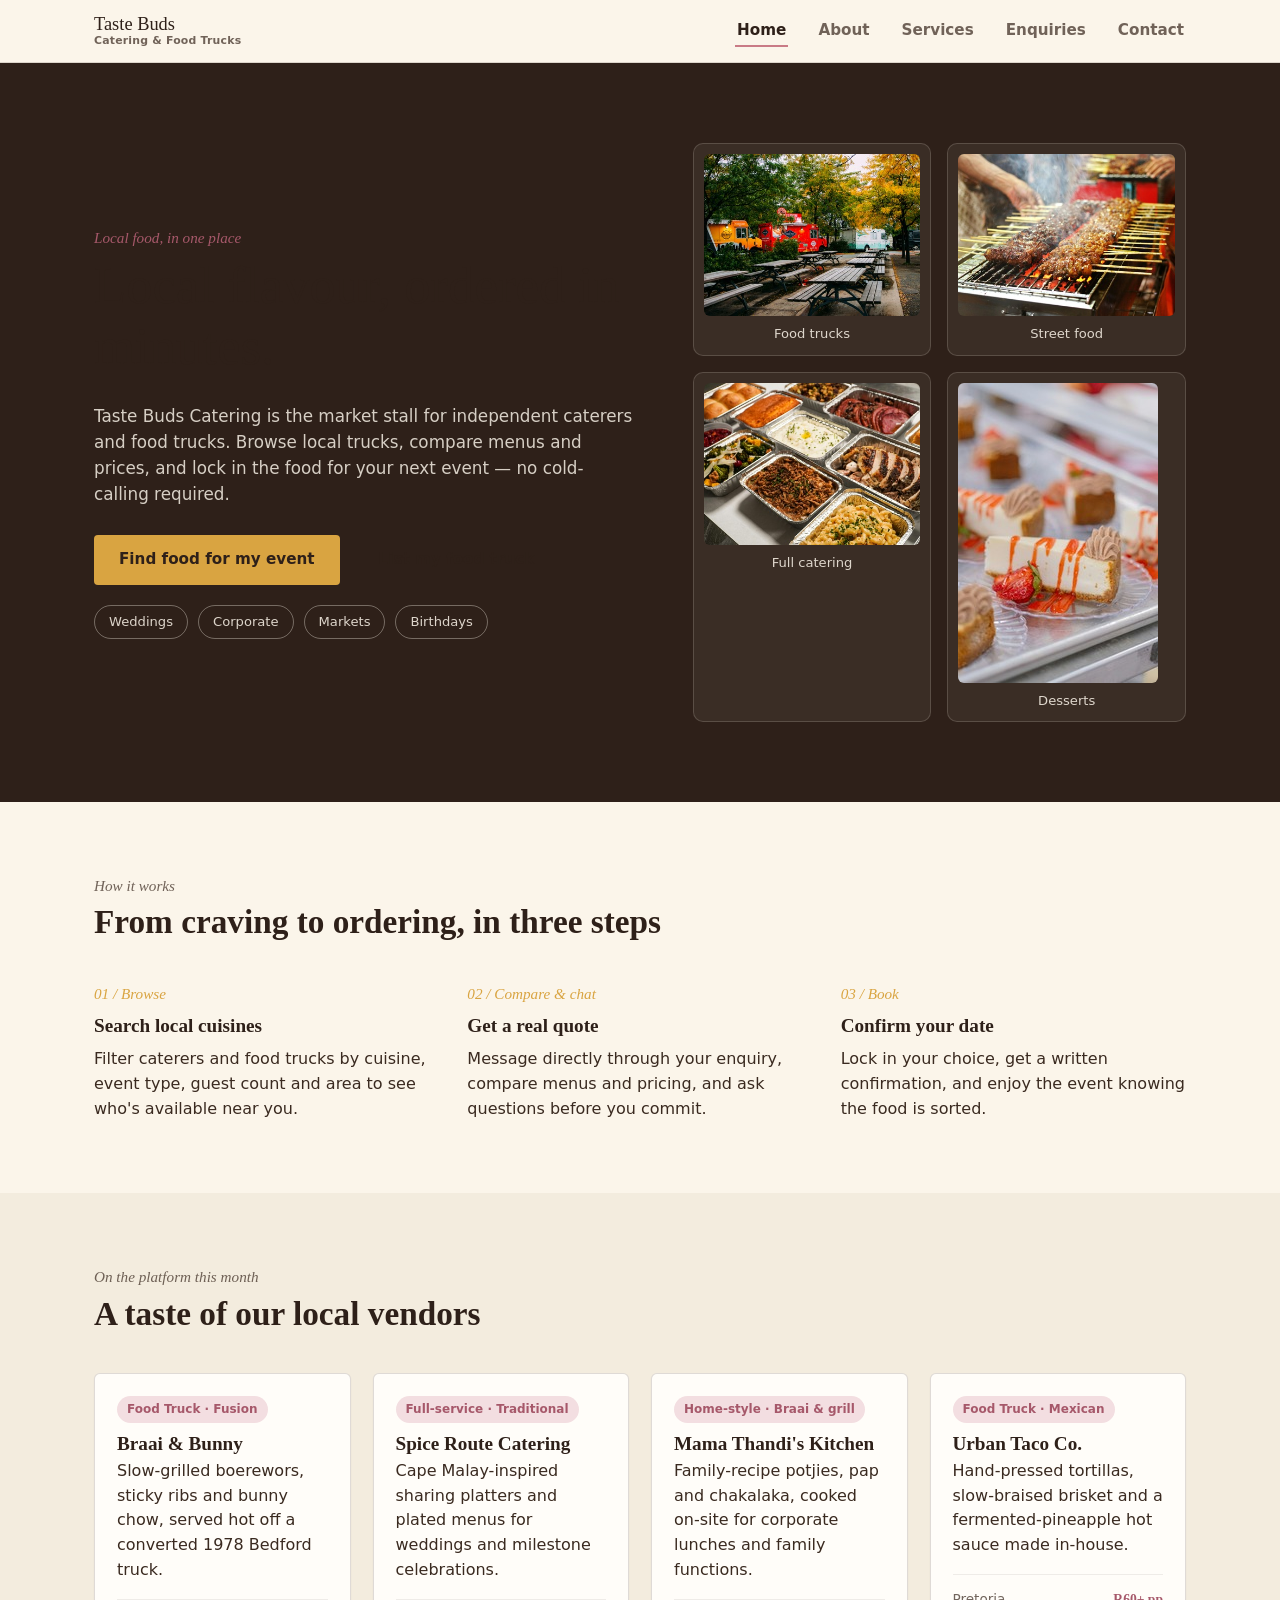
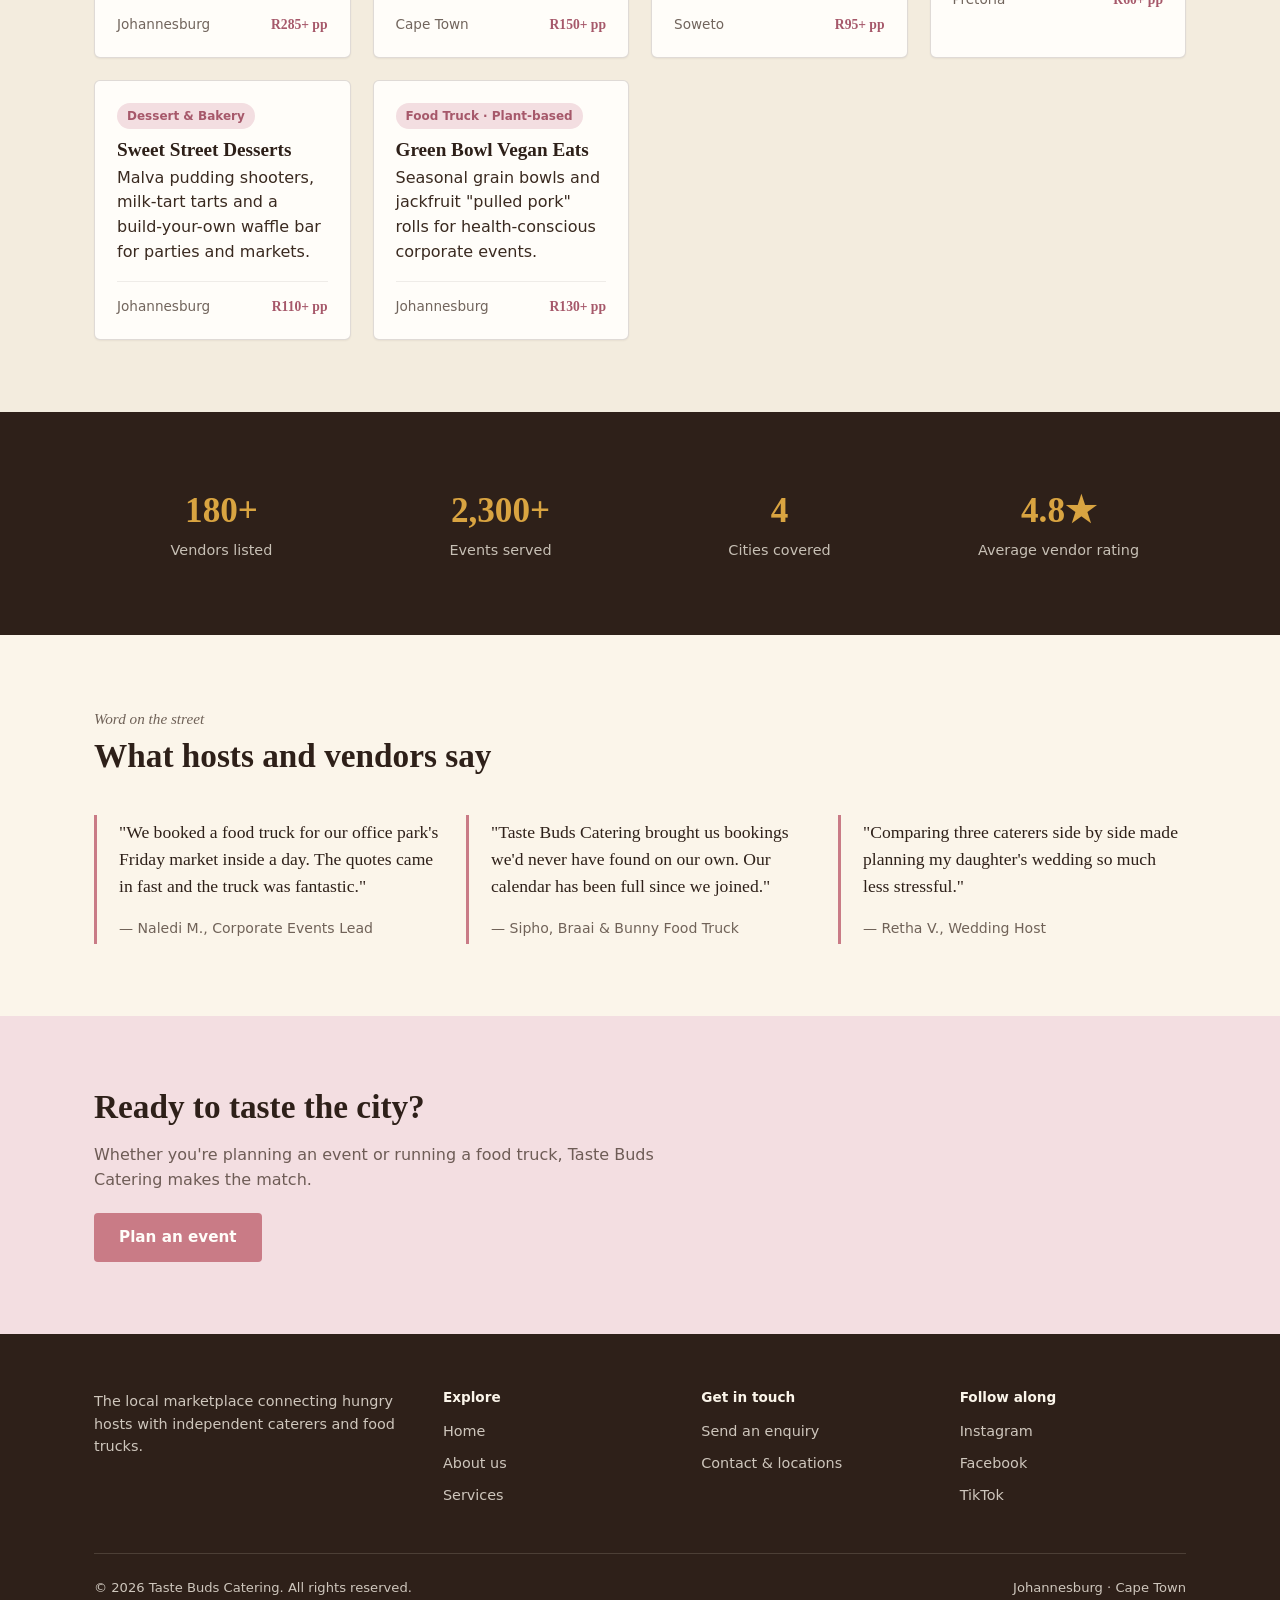
<file: tastebuds_catering/index.html>
<!DOCTYPE html>
<html lang="en">
<head>
  <meta charset="UTF-8">
  <meta name="viewport" content="width=device-width, initial-scale=1.0">
  <title>Taste Buds Catering | Local caterers &amp; food trucks</title>
  <meta name="description" content="Browse vetted local caterers and food trucks, compare menus and prices, and book food for your next event — all in one place.">
  <link rel="preconnect" href="https://fonts.googleapis.com">
  <link rel="preconnect" href="https://fonts.gstatic.com" crossorigin>
  <link rel="stylesheet" href="css_assets/myfirststyles.css">
</head>
<body>
  <a class="skip-link" href="#main">Skip to main content</a>

  <header class="site-header">
    <nav class="nav wrap" aria-label="Primary">
      <a class="brand" href="index.html">
        
        <span class="brand-word">Taste Buds<small>Catering &amp; Food Trucks</small></span>
      </a>
      <button class="nav-toggle" aria-label="Toggle menu" aria-expanded="false">
        <span></span>
      </button>
      <ul class="nav-links">
        <li><a href="index.html" aria-current="page">Home</a></li>
        <li><a href="about.html">About</a></li>
        <li><a href="services.html">Services</a></li>
        <li><a href="enquiries.html">Enquiries</a></li>
        <li><a href="contact.html">Contact</a></li>
      </ul>
    </nav>
  </header>

  <main id="main">

    <!-- Hero -->
    <section class="hero">
      <div class="wrap hero-inner">
        <div>
          <p class="eyebrow">Local food, in one place</p>
          <h1>Local flavour, ordered in minutes.</h1>
          <p class="lead">Taste Buds Catering is the market stall for independent caterers and food trucks. Browse local trucks, compare menus and prices, and lock in the food for your next event — no cold-calling required.</p>
          <div class="hero-ctas">
            <a class="btn btn-on-dark" href="services.html">Find food for my event</a>
            <a class="btn btn-ghost" href="enquiries.html#vendor">List my food truck</a>
          </div>
          <div class="hero-tags">
            <span>Weddings</span>
            <span>Corporate</span>
            <span>Markets</span>
            <span>Birthdays</span>
          </div>
        </div>
        <div class="hero-visual">
          <div class="icon-tile">
            <img src="images/nathalia-segato-as26awWvRvM-unsplash (1).jpg" loading="lazy" alt="">
            <span>Food trucks</span>
          </div>
          <div class="icon-tile">
            <img src="images/nita-anggraeni-goenawan-9tuLDya614I-unsplash (1).jpg" loading="lazy" alt="">
            <span>Street food</span>
          </div>
          <div class="icon-tile">
            <img src="images/ana-maltez-HH6QTP20A3U-unsplash (1).jpg" loading="lazy" alt="">
            <span>Full catering</span>
          </div>
          <div class="icon-tile">
            <img src="images/createasea-y5GIoRweER4-unsplash (1).jpg" loading="lazy" alt="">
            <span>Desserts</span>
          </div>
        </div>
      </div>
    </section>

    <!-- How it works -->
    <section>
      <div class="wrap">
        <div class="section-head">
          <p class="eyebrow">How it works</p>
          <h2>From craving to ordering, in three steps</h2>
        </div>
        <div class="steps">
          <div class="step">
            <span class="num">01 / Browse</span>
            <h3>Search local cuisines</h3>
            <p>Filter caterers and food trucks by cuisine, event type, guest count and area to see who's available near you.</p>
          </div>
          <div class="step">
            <span class="num">02 / Compare &amp; chat</span>
            <h3>Get a real quote</h3>
            <p>Message directly through your enquiry, compare menus and pricing, and ask questions before you commit.</p>
          </div>
          <div class="step">
            <span class="num">03 / Book</span>
            <h3>Confirm your date</h3>
            <p>Lock in your choice, get a written confirmation, and enjoy the event knowing the food is sorted.</p>
          </div>
        </div>
      </div>
    </section>

    <!-- Featured vendors -->
    <section class="section-alt">
      <div class="wrap">
        <div class="section-head">
          <p class="eyebrow">On the platform this month</p>
          <h2>A taste of our local vendors</h2>
        </div>
        <div class="card-grid">
          <div class="vendor-card">
            <div class="vendor-body">
              <span class="tag">Food Truck · Fusion</span>
              <h3>Braai &amp; Bunny</h3>
              <p>Slow-grilled boerewors, sticky ribs and bunny chow, served hot off a converted 1978 Bedford truck.</p>
              <div class="vendor-meta">
                <span class="vendor-location">Johannesburg</span>
                <span class="vendor-price">R285+ pp</span>
              </div>
            </div>
          </div>
          <div class="vendor-card">
            <div class="vendor-body">
              <span class="tag">Full-service · Traditional</span>
              <h3>Spice Route Catering</h3>
              <p>Cape Malay-inspired sharing platters and plated menus for weddings and milestone celebrations.</p>
              <div class="vendor-meta">
                <span class="vendor-location">Cape Town</span>
                <span class="vendor-price">R150+ pp</span>
              </div>
            </div>
          </div>
          <div class="vendor-card">
            <div class="vendor-body">
              <span class="tag">Home-style · Braai &amp; grill</span>
              <h3>Mama Thandi's Kitchen</h3>
              <p>Family-recipe potjies, pap and chakalaka, cooked on-site for corporate lunches and family functions.</p>
              <div class="vendor-meta">
                <span class="vendor-location">Soweto</span>
                <span class="vendor-price">R95+ pp</span>
              </div>
            </div>
          </div>
          <div class="vendor-card">
            <div class="vendor-body">
              <span class="tag">Food Truck · Mexican</span>
              <h3>Urban Taco Co.</h3>
              <p>Hand-pressed tortillas, slow-braised brisket and a fermented-pineapple hot sauce made in-house.</p>
              <div class="vendor-meta">
                <span class="vendor-location">Pretoria</span>
                <span class="vendor-price">R60+ pp</span>
              </div>
            </div>
          </div>
          <div class="vendor-card">
            <div class="vendor-body">
              <span class="tag">Dessert &amp; Bakery</span>
              <h3>Sweet Street Desserts</h3>
              <p>Malva pudding shooters, milk-tart tarts and a build-your-own waffle bar for parties and markets.</p>
              <div class="vendor-meta">
                <span class="vendor-location">Johannesburg</span>
                <span class="vendor-price">R110+ pp</span>
              </div>
            </div>
          </div>
          <div class="vendor-card">
            <div class="vendor-body">
              <span class="tag">Food Truck · Plant-based</span>
              <h3>Green Bowl Vegan Eats</h3>
              <p>Seasonal grain bowls and jackfruit "pulled pork" rolls for health-conscious corporate events.</p>
              <div class="vendor-meta">
                <span class="vendor-location">Johannesburg</span>
                <span class="vendor-price">R130+ pp</span>
              </div>
            </div>
          </div>
        </div>
      </div>
    </section>

    <!-- Stats -->
    <section class="section-dark">
      <div class="wrap stats">
        <div class="stat"><b>180+</b><span>Vendors listed</span></div>
        <div class="stat"><b>2,300+</b><span>Events served</span></div>
        <div class="stat"><b>4</b><span>Cities covered</span></div>
        <div class="stat"><b>4.8★</b><span>Average vendor rating</span></div>
      </div>
    </section>

    <!-- Testimonials -->
    <section>
      <div class="wrap">
        <div class="section-head">
          <p class="eyebrow">Word on the street</p>
          <h2>What hosts and vendors say</h2>
        </div>
        <div class="quote-grid">
          <blockquote class="quote">
            <p>"We booked a food truck for our office park's Friday market inside a day. The quotes came in fast and the truck was fantastic."</p>
            <footer>— Naledi M., Corporate Events Lead</footer>
          </blockquote>
          <blockquote class="quote">
            <p>"Taste Buds Catering brought us bookings we'd never have found on our own. Our calendar has been full since we joined."</p>
            <footer>— Sipho, Braai &amp; Bunny Food Truck</footer>
          </blockquote>
          <blockquote class="quote">
            <p>"Comparing three caterers side by side made planning my daughter's wedding so much less stressful."</p>
            <footer>— Retha V., Wedding Host</footer>
          </blockquote>
        </div>
      </div>
    </section>

    <!-- CTA banner -->
    <section class="cta-banner">
      <div class="wrap">
        <h2>Ready to taste the city?</h2>
        <p>Whether you're planning an event or running a food truck, Taste Buds Catering makes the match.</p>
        <div class="btns">
          <a class="btn btn-primary" href="enquiries.html#event">Plan an event</a>
        </div>
      </div>
    </section>

  </main>

  <footer class="site-footer">
    <div class="wrap">
      <div class="footer-grid">
        <div class="footer-brand">
        
          <p>The local marketplace connecting hungry hosts with independent caterers and food trucks.</p>
        </div>
        <div>
          <h4>Explore</h4>
          <ul>
            <li><a href="index.html">Home</a></li>
            <li><a href="about.html">About us</a></li>
            <li><a href="services.html">Services</a></li>
          </ul>
        </div>
        <div>
          <h4>Get in touch</h4>
          <ul>
            <li><a href="enquiries.html">Send an enquiry</a></li>
            <li><a href="contact.html">Contact &amp; locations</a></li>
          </ul>
        </div>
        <div>
          <h4>Follow along</h4>
          <ul>
            <li><a href="https://instagram.com" target="_blank" rel="noopener">Instagram</a></li>
            <li><a href="https://facebook.com" target="_blank" rel="noopener">Facebook</a></li>
            <li><a href="https://tiktok.com" target="_blank" rel="noopener">TikTok</a></li>
          </ul>
        </div>
      </div>
      <div class="footer-bottom">
        <span>&copy; <span class="current-year">2026</span> Taste Buds Catering. All rights reserved.</span>
        <span>Johannesburg · Cape Town</span>
      </div>
    </div>
  </footer>

  <script src="js_assets/script.js"></script>
</body>
</html>
</file>
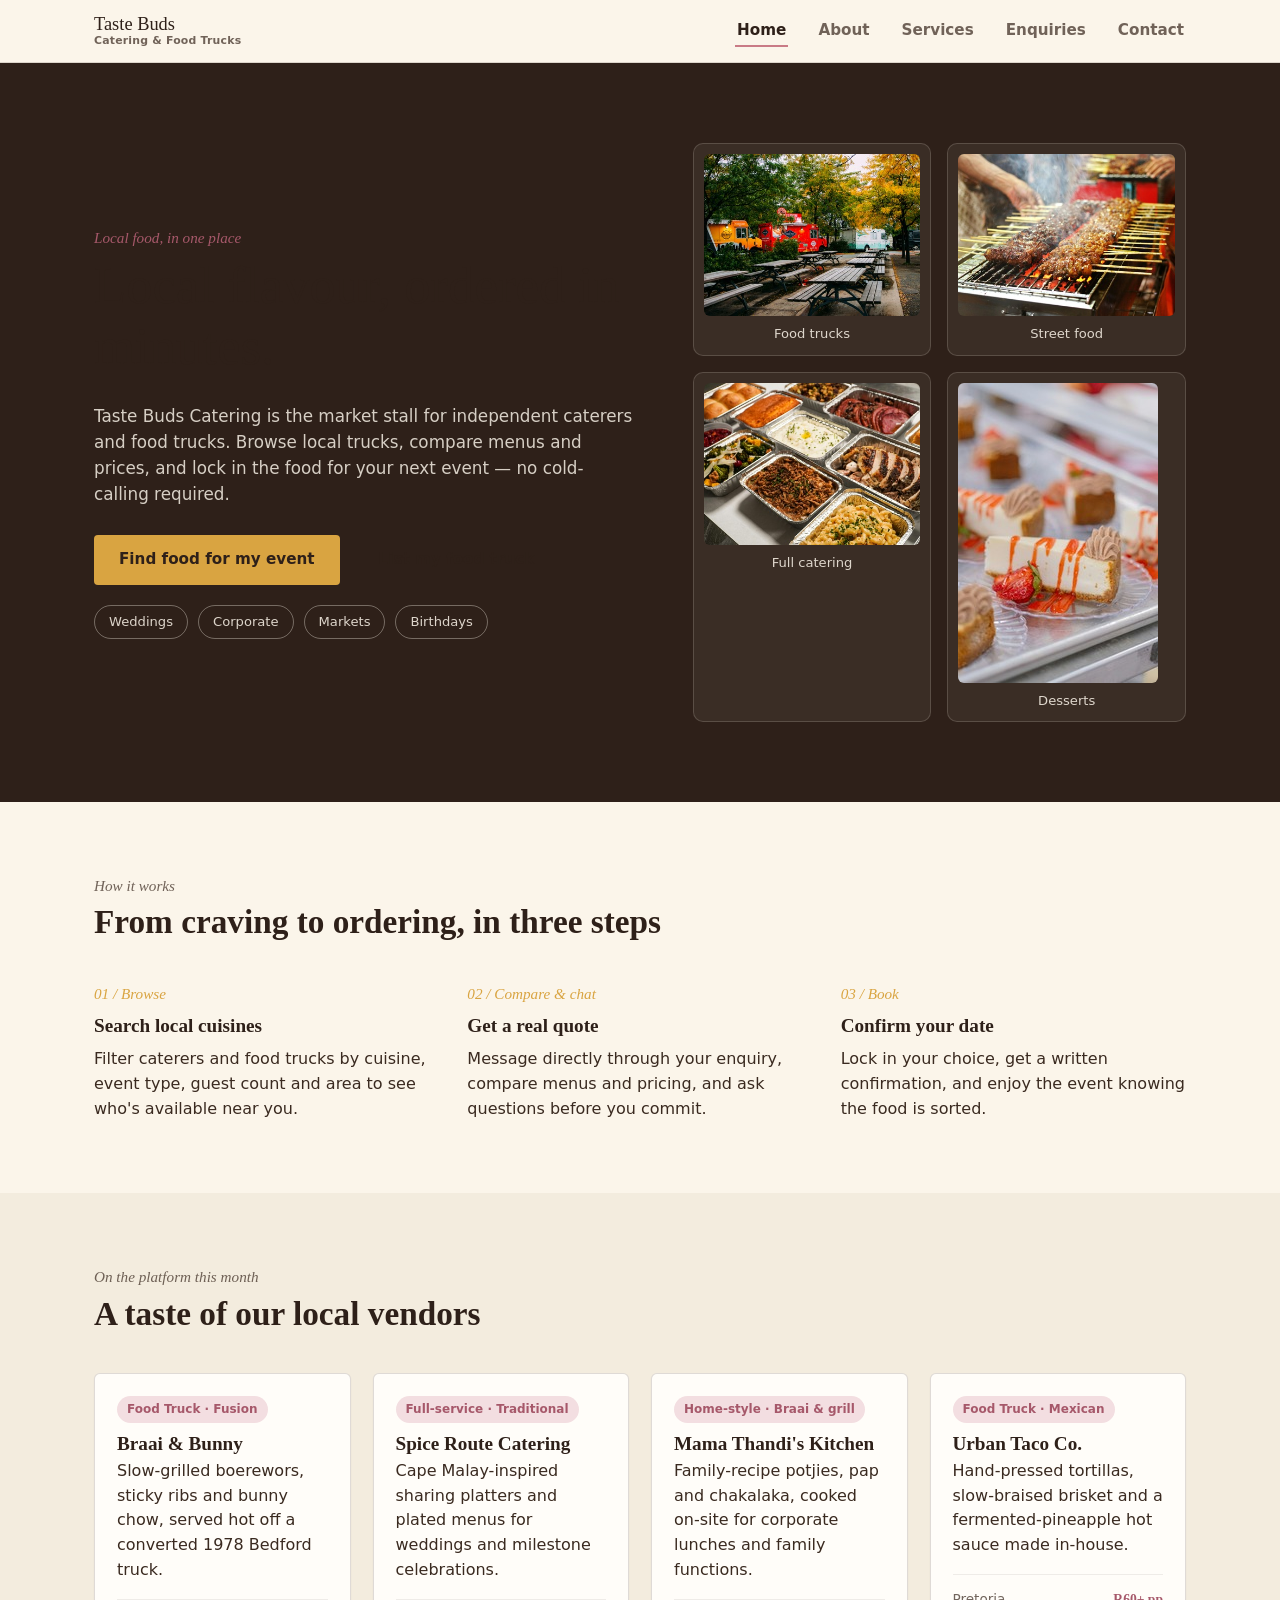
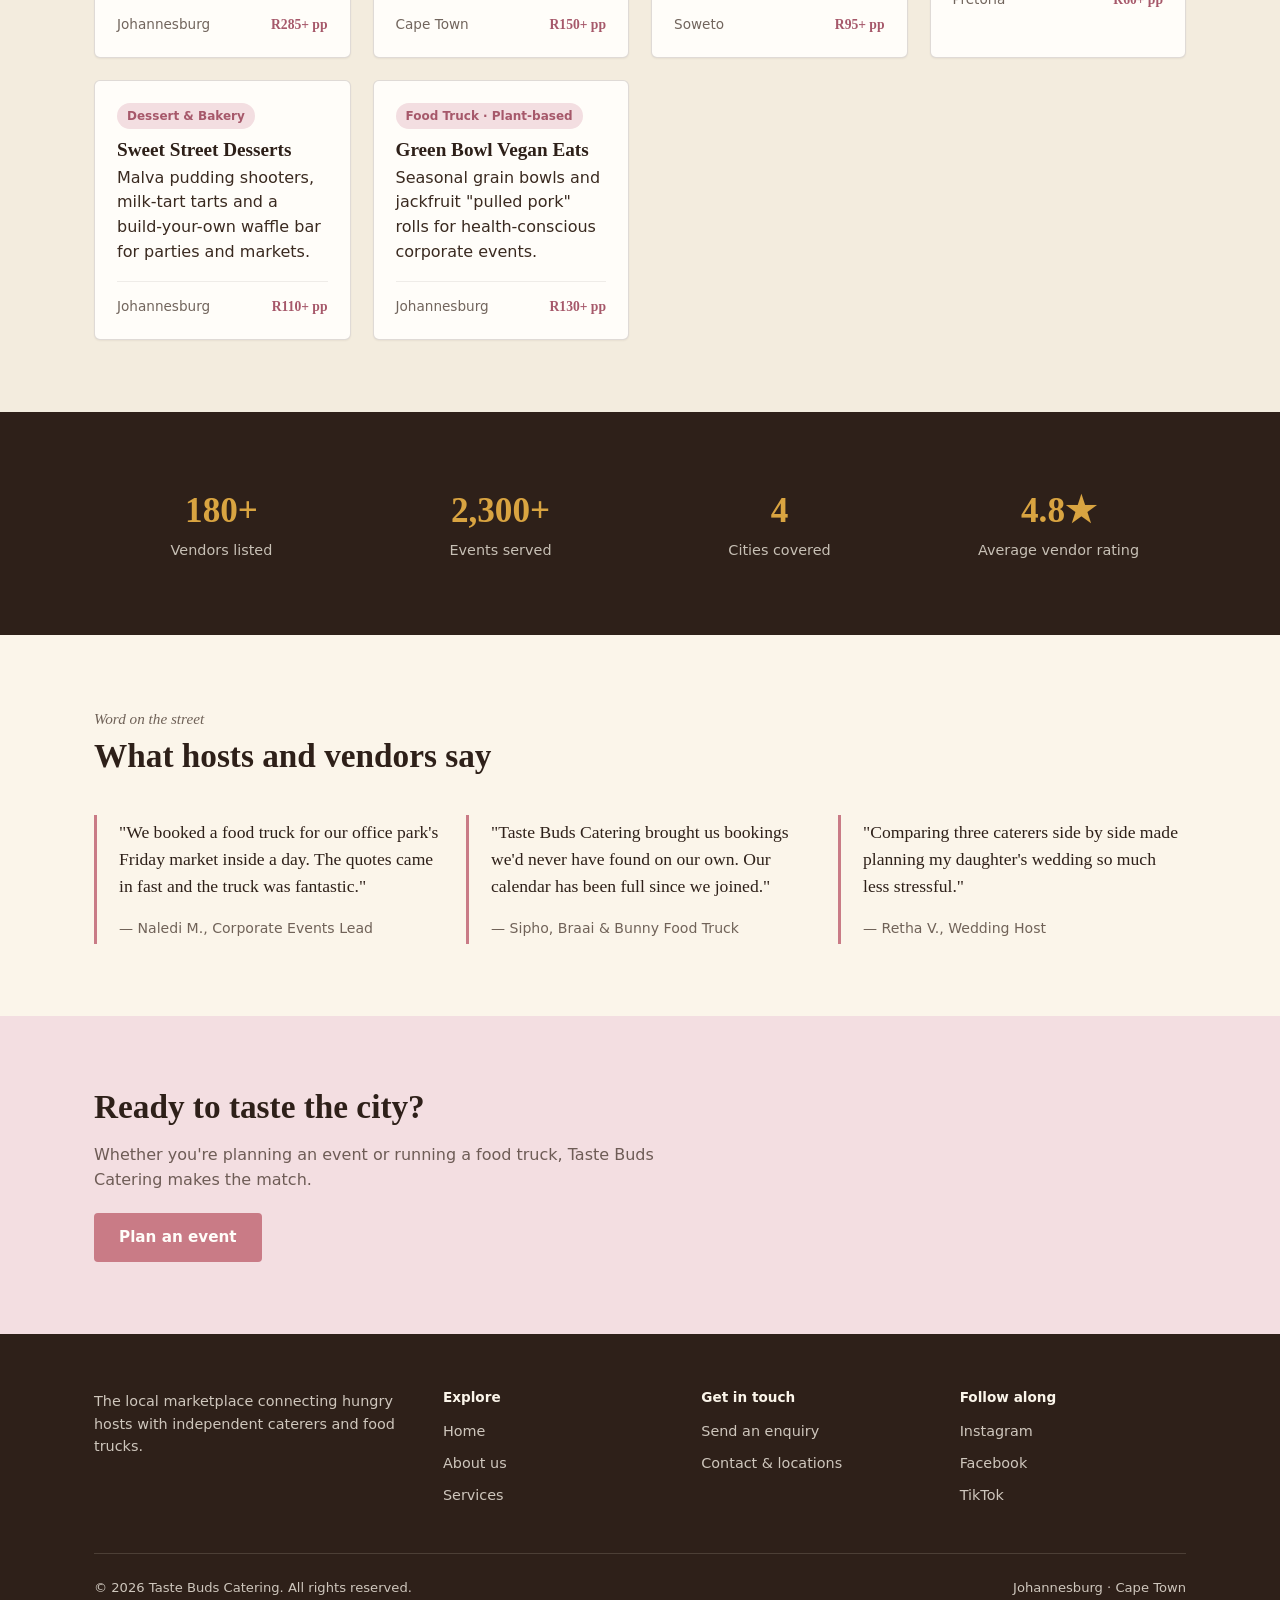
<file: tastebuds_part3/index.html>
<!DOCTYPE html>
<html lang="en">
<head>
  <meta charset="UTF-8">
  <meta name="viewport" content="width=device-width, initial-scale=1, viewport-fit=cover">
  <meta name="theme-color" content="#FBF5EA">
  <meta name="apple-mobile-web-app-capable" content="yes">
  <meta name="apple-mobile-web-app-status-bar-style" content="default">
  <meta name="apple-mobile-web-app-title" content="Taste Buds">
  <link rel="manifest" href="manifest.webmanifest">
  <link rel="apple-touch-icon" href="icons/icon-192.png">
  <title>Taste Buds Catering | Local caterers &amp; food trucks</title>
  <meta name="description" content="Browse vetted local caterers and food trucks, compare menus and prices, and book food for your next event — all in one place.">
  <link rel="icon" href="images/Pink and Brown Minimalist Pastry Chef Logo (1).png" type="image/png">
  <link rel="preconnect" href="https://fonts.googleapis.com">
  <link rel="preconnect" href="https://fonts.gstatic.com" crossorigin>
  <link rel="stylesheet" href="css_assets/myfirststyles.css">
</head>
<body>
  <a class="skip-link" href="#main">Skip to main content</a>

  <header class="site-header">
    <nav class="nav wrap" aria-label="Primary">
      <a class="brand" href="index.html">
        
        <span class="brand-word">Taste Buds<small>Catering &amp; Food Trucks</small></span>
      </a>
      <button class="nav-toggle" type="button" aria-label="Toggle menu" aria-controls="primary-navigation" aria-expanded="false">
        <span></span>
      </button>
      <ul class="nav-links" id="primary-navigation">
        <li><a href="index.html" aria-current="page">Home</a></li>
        <li><a href="about.html">About</a></li>
        <li><a href="services.html">Services</a></li>
        <li><a href="enquiries.html">Enquiries</a></li>
        <li><a href="contact.html">Contact</a></li>
      </ul>
    </nav>
  </header>

  <main id="main">

    <!-- Hero -->
    <section class="hero">
      <div class="wrap hero-inner">
        <div>
          <p class="eyebrow">Local food, in one place</p>
          <h1>Local flavour, ordered in minutes.</h1>
          <p class="lead">Taste Buds Catering is the market stall for independent caterers and food trucks. Browse local trucks, compare menus and prices, and lock in the food for your next event — no cold-calling required.</p>
          <div class="hero-ctas">
            <a class="btn btn-on-dark" href="services.html">Find food for my event</a>
            <a class="btn btn-ghost" href="enquiries.html#vendor">List my food truck</a>
          </div>
          <div class="hero-tags">
            <span>Weddings</span>
            <span>Corporate</span>
            <span>Markets</span>
            <span>Birthdays</span>
          </div>
        </div>
        <div class="hero-visual">
          <div class="icon-tile">
            <img src="images/nathalia-segato-as26awWvRvM-unsplash (1).jpg" loading="lazy" alt="">
            <span>Food trucks</span>
          </div>
          <div class="icon-tile">
            <img src="images/nita-anggraeni-goenawan-9tuLDya614I-unsplash (1).jpg" loading="lazy" alt="">
            <span>Street food</span>
          </div>
          <div class="icon-tile">
            <img src="images/ana-maltez-HH6QTP20A3U-unsplash (1).jpg" loading="lazy" alt="">
            <span>Full catering</span>
          </div>
          <div class="icon-tile">
            <img src="images/createasea-y5GIoRweER4-unsplash (1).jpg" loading="lazy" alt="">
            <span>Desserts</span>
          </div>
        </div>
      </div>
    </section>

    <!-- How it works -->
    <section>
      <div class="wrap">
        <div class="section-head">
          <p class="eyebrow">How it works</p>
          <h2>From craving to ordering, in three steps</h2>
        </div>
        <div class="steps">
          <div class="step">
            <span class="num">01 / Browse</span>
            <h3>Search local cuisines</h3>
            <p>Filter caterers and food trucks by cuisine, event type, guest count and area to see who's available near you.</p>
          </div>
          <div class="step">
            <span class="num">02 / Compare &amp; chat</span>
            <h3>Get a real quote</h3>
            <p>Message directly through your enquiry, compare menus and pricing, and ask questions before you commit.</p>
          </div>
          <div class="step">
            <span class="num">03 / Book</span>
            <h3>Confirm your date</h3>
            <p>Lock in your choice, get a written confirmation, and enjoy the event knowing the food is sorted.</p>
          </div>
        </div>
      </div>
    </section>

    <!-- Featured vendors -->
    <section class="section-alt">
      <div class="wrap">
        <div class="section-head">
          <p class="eyebrow">On the platform this month</p>
          <h2>A taste of our local vendors</h2>
        </div>
        <div class="card-grid">
          <div class="vendor-card">
            <div class="vendor-body">
              <span class="tag">Food Truck · Fusion</span>
              <h3>Braai &amp; Bunny</h3>
              <p>Slow-grilled boerewors, sticky ribs and bunny chow, served hot off a converted 1978 Bedford truck.</p>
              <div class="vendor-meta">
                <span class="vendor-location">Johannesburg</span>
                <span class="vendor-price">R285+ pp</span>
              </div>
            </div>
          </div>
          <div class="vendor-card">
            <div class="vendor-body">
              <span class="tag">Full-service · Traditional</span>
              <h3>Spice Route Catering</h3>
              <p>Cape Malay-inspired sharing platters and plated menus for weddings and milestone celebrations.</p>
              <div class="vendor-meta">
                <span class="vendor-location">Cape Town</span>
                <span class="vendor-price">R150+ pp</span>
              </div>
            </div>
          </div>
          <div class="vendor-card">
            <div class="vendor-body">
              <span class="tag">Home-style · Braai &amp; grill</span>
              <h3>Mama Thandi's Kitchen</h3>
              <p>Family-recipe potjies, pap and chakalaka, cooked on-site for corporate lunches and family functions.</p>
              <div class="vendor-meta">
                <span class="vendor-location">Soweto</span>
                <span class="vendor-price">R95+ pp</span>
              </div>
            </div>
          </div>
          <div class="vendor-card">
            <div class="vendor-body">
              <span class="tag">Food Truck · Mexican</span>
              <h3>Urban Taco Co.</h3>
              <p>Hand-pressed tortillas, slow-braised brisket and a fermented-pineapple hot sauce made in-house.</p>
              <div class="vendor-meta">
                <span class="vendor-location">Pretoria</span>
                <span class="vendor-price">R60+ pp</span>
              </div>
            </div>
          </div>
          <div class="vendor-card">
            <div class="vendor-body">
              <span class="tag">Dessert &amp; Bakery</span>
              <h3>Sweet Street Desserts</h3>
              <p>Malva pudding shooters, milk-tart tarts and a build-your-own waffle bar for parties and markets.</p>
              <div class="vendor-meta">
                <span class="vendor-location">Johannesburg</span>
                <span class="vendor-price">R110+ pp</span>
              </div>
            </div>
          </div>
          <div class="vendor-card">
            <div class="vendor-body">
              <span class="tag">Food Truck · Plant-based</span>
              <h3>Green Bowl Vegan Eats</h3>
              <p>Seasonal grain bowls and jackfruit "pulled pork" rolls for health-conscious corporate events.</p>
              <div class="vendor-meta">
                <span class="vendor-location">Johannesburg</span>
                <span class="vendor-price">R130+ pp</span>
              </div>
            </div>
          </div>
        </div>
      </div>
    </section>

    <!-- Stats -->
    <section class="section-dark">
      <div class="wrap stats">
        <div class="stat"><b>180+</b><span>Vendors listed</span></div>
        <div class="stat"><b>2,300+</b><span>Events served</span></div>
        <div class="stat"><b>4</b><span>Cities covered</span></div>
        <div class="stat"><b>4.8★</b><span>Average vendor rating</span></div>
      </div>
    </section>

    <!-- Testimonials -->
    <section>
      <div class="wrap">
        <div class="section-head">
          <p class="eyebrow">Word on the street</p>
          <h2>What hosts and vendors say</h2>
        </div>
        <div class="quote-grid">
          <blockquote class="quote">
            <p>"We booked a food truck for our office park's Friday market inside a day. The quotes came in fast and the truck was fantastic."</p>
            <footer>— Naledi M., Corporate Events Lead</footer>
          </blockquote>
          <blockquote class="quote">
            <p>"Taste Buds Catering brought us bookings we'd never have found on our own. Our calendar has been full since we joined."</p>
            <footer>— Sipho, Braai &amp; Bunny Food Truck</footer>
          </blockquote>
          <blockquote class="quote">
            <p>"Comparing three caterers side by side made planning my daughter's wedding so much less stressful."</p>
            <footer>— Retha V., Wedding Host</footer>
          </blockquote>
        </div>
      </div>
    </section>

    <!-- CTA banner -->
    <section class="cta-banner">
      <div class="wrap">
        <h2>Ready to taste the city?</h2>
        <p>Whether you're planning an event or running a food truck, Taste Buds Catering makes the match.</p>
        <div class="btns">
          <a class="btn btn-primary" href="enquiries.html#event">Plan an event</a>
        </div>
      </div>
    </section>

  </main>

  <footer class="site-footer">
    <div class="wrap">
      <div class="footer-grid">
        <div class="footer-brand">
        
          <p>The local marketplace connecting hungry hosts with independent caterers and food trucks.</p>
        </div>
        <div>
          <h4>Explore</h4>
          <ul>
            <li><a href="index.html">Home</a></li>
            <li><a href="about.html">About us</a></li>
            <li><a href="services.html">Services</a></li>
          </ul>
        </div>
        <div>
          <h4>Get in touch</h4>
          <ul>
            <li><a href="enquiries.html">Send an enquiry</a></li>
            <li><a href="contact.html">Contact &amp; locations</a></li>
          </ul>
        </div>
        <div>
          <h4>Follow along</h4>
          <ul>
            <li><a href="https://instagram.com" target="_blank" rel="noopener">Instagram</a></li>
            <li><a href="https://facebook.com" target="_blank" rel="noopener">Facebook</a></li>
            <li><a href="https://tiktok.com" target="_blank" rel="noopener">TikTok</a></li>
          </ul>
        </div>
      </div>
      <div class="footer-bottom">
        <span>&copy; <span class="current-year">2026</span> Taste Buds Catering. All rights reserved.</span>
        <span>Johannesburg · Cape Town</span>
      </div>
    </div>
  </footer>

  <script src="js_assets/script.js"></script>
</body>
</html>
</file>
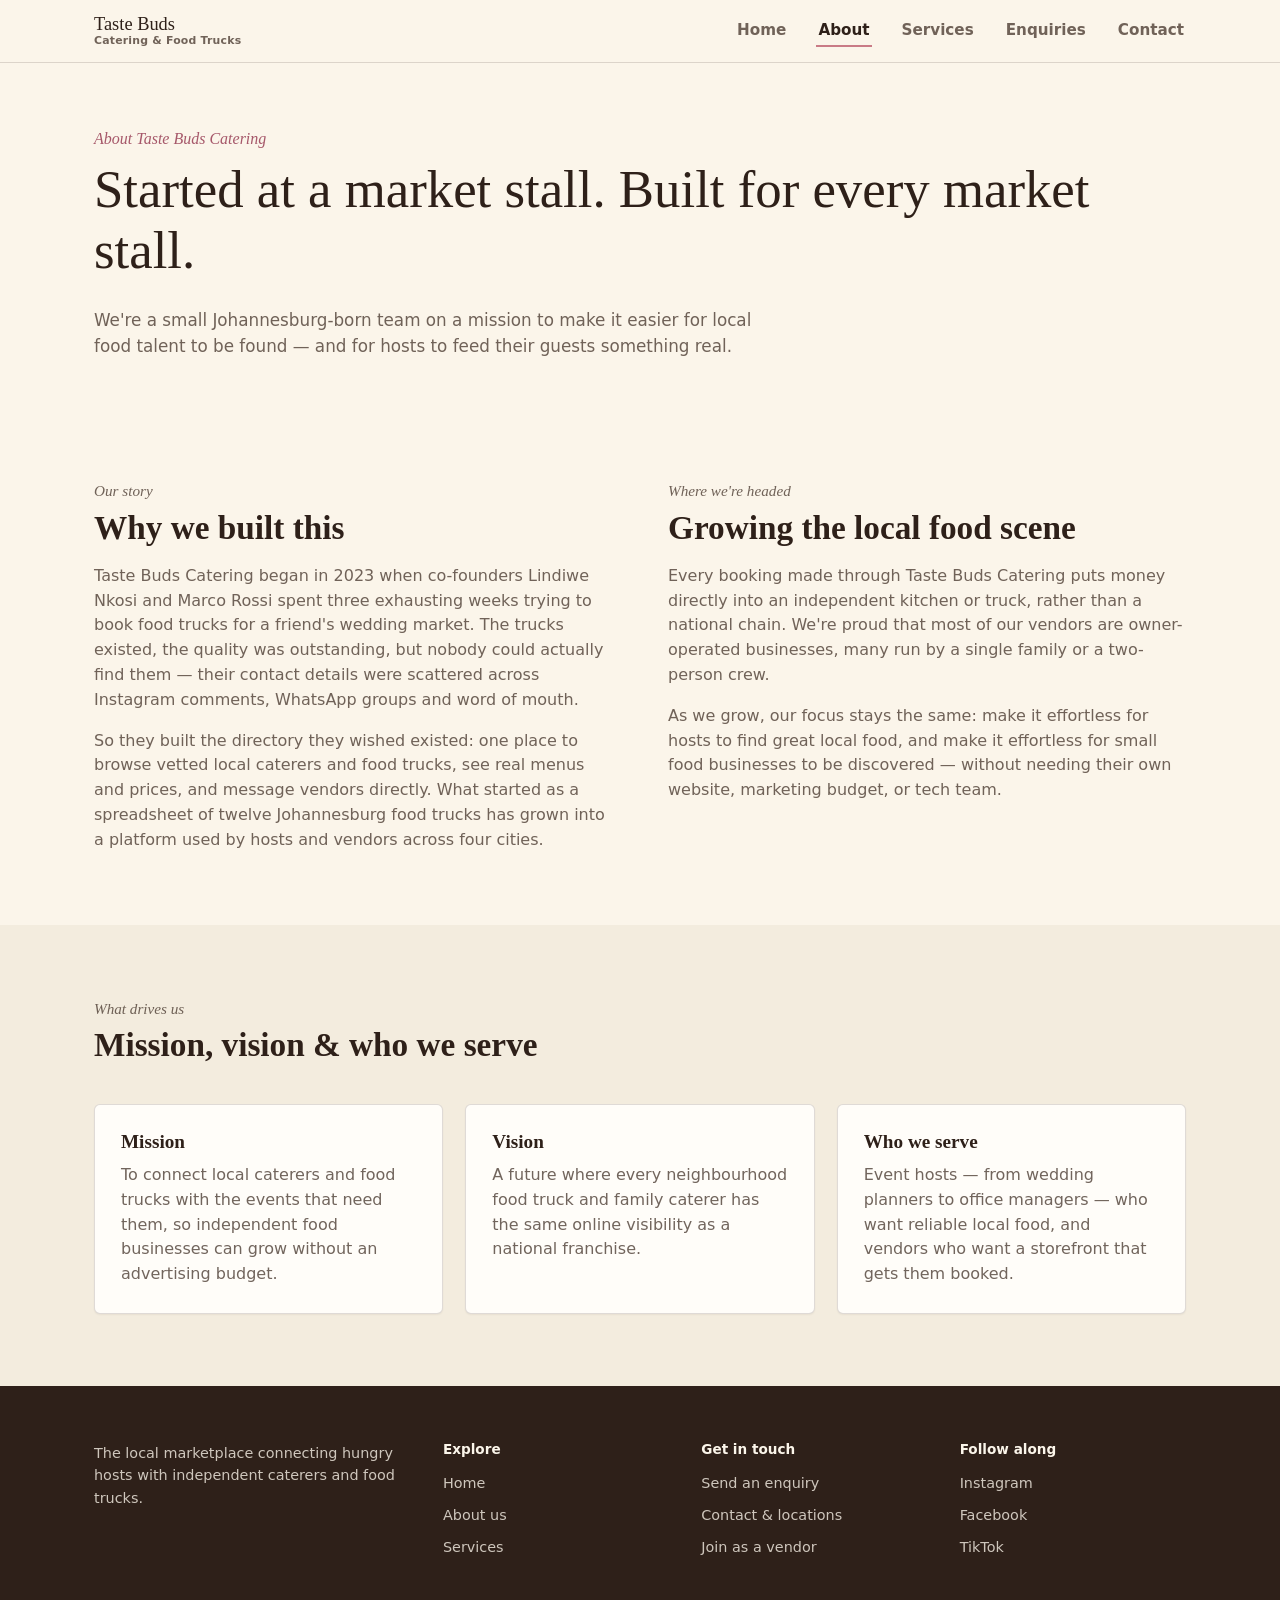
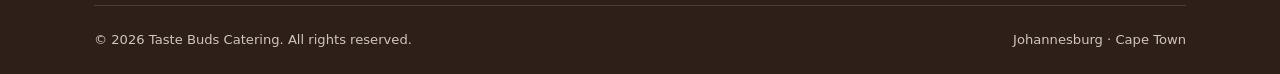
<file: tastebuds_catering/about.html>
<!DOCTYPE html>
<html lang="en">
<head>
  <meta charset="UTF-8">
  <meta name="viewport" content="width=device-width, initial-scale=1.0">
  <title>About Us | Taste Buds Catering</title>
  <meta name="description" content="Learn how Taste Buds Catering started, our mission to champion independent local food vendors, and the small team behind the platform.">
  <link rel="stylesheet" href="css_assets/myfirststyles.css">
</head>
<body>
  <a class="skip-link" href="#main">Skip to main content</a>

  <header class="site-header">
    <nav class="nav wrap" aria-label="Primary">
      <a class="brand" href="index.html">
        
        <span class="brand-word">Taste Buds<small>Catering &amp; Food Trucks</small></span>
      </a>
      <button class="nav-toggle" aria-label="Toggle menu" aria-expanded="false">
        <span></span>
      </button>
      <ul class="nav-links">
        <li><a href="index.html">Home</a></li>
        <li><a href="about.html" aria-current="page">About</a></li>
        <li><a href="services.html">Services</a></li>
        <li><a href="enquiries.html">Enquiries</a></li>
        <li><a href="contact.html">Contact</a></li>
      </ul>
    </nav>
  </header>

  <main id="main">

    <section class="page-hero">
      <div class="wrap">
        <p class="breadcrumb">About Taste Buds Catering</p>
        <h1>Started at a market stall. Built for every market stall.</h1>
        <p>We're a small Johannesburg-born team on a mission to make it easier for local food talent to be found — and for hosts to feed their guests something real.</p>
      </div>
    </section>

    <!-- Our story -->
    <section>
      <div class="wrap two-col">
        <div>
          <p class="eyebrow">Our story</p>
          <h2>Why we built this</h2>
          <p>Taste Buds Catering began in 2023 when co-founders Lindiwe Nkosi and Marco Rossi spent three exhausting weeks trying to book food trucks for a friend's wedding market. The trucks existed, the quality was outstanding, but nobody could actually find them — their contact details were scattered across Instagram comments, WhatsApp groups and word of mouth.</p>
          <p>So they built the directory they wished existed: one place to browse vetted local caterers and food trucks, see real menus and prices, and message vendors directly. What started as a spreadsheet of twelve Johannesburg food trucks has grown into a platform used by hosts and vendors across four cities.</p>
        </div>
        <div>
          <p class="eyebrow">Where we're headed</p>
          <h2>Growing the local food scene</h2>
          <p>Every booking made through Taste Buds Catering puts money directly into an independent kitchen or truck, rather than a national chain. We're proud that most of our vendors are owner-operated businesses, many run by a single family or a two-person crew.</p>
          <p>As we grow, our focus stays the same: make it effortless for hosts to find great local food, and make it effortless for small food businesses to be discovered — without needing their own website, marketing budget, or tech team.</p>
        </div>
      </div>
    </section>

    <!-- Mission / vision / audience -->
    <section class="section-alt">
      <div class="wrap">
        <div class="section-head">
          <p class="eyebrow">What drives us</p>
          <h2>Mission, vision &amp; who we serve</h2>
        </div>
        <div class="card-grid">
          <div class="card">
            <h3>Mission</h3>
            <p>To connect local caterers and food trucks with the events that need them, so independent food businesses can grow without an advertising budget.</p>
          </div>
          <div class="card">
            <h3>Vision</h3>
            <p>A future where every neighbourhood food truck and family caterer has the same online visibility as a national franchise.</p>
          </div>
          <div class="card">
            <h3>Who we serve</h3>
            <p>Event hosts — from wedding planners to office managers — who want reliable local food, and vendors who want a storefront that gets them booked.</p>
          </div>
        </div>
      </div>
    </section>
  </main>

  <footer class="site-footer">
    <div class="wrap">
      <div class="footer-grid">
        <div class="footer-brand">
          <p>The local marketplace connecting hungry hosts with independent caterers and food trucks.</p>
        </div>
        <div>
          <h4>Explore</h4>
          <ul>
            <li><a href="index.html">Home</a></li>
            <li><a href="about.html">About us</a></li>
            <li><a href="services.html">Services</a></li>
          </ul>
        </div>
        <div>
          <h4>Get in touch</h4>
          <ul>
            <li><a href="enquiries.html">Send an enquiry</a></li>
            <li><a href="contact.html">Contact &amp; locations</a></li>
            <li><a href="enquiries.html#vendor">Join as a vendor</a></li>
          </ul>
        </div>
        <div>
          <h4>Follow along</h4>
          <ul>
            <li><a href="https://instagram.com" target="_blank" rel="noopener">Instagram</a></li>
            <li><a href="https://facebook.com" target="_blank" rel="noopener">Facebook</a></li>
            <li><a href="https://tiktok.com" target="_blank" rel="noopener">TikTok</a></li>
          </ul>
        </div>
      </div>
      <div class="footer-bottom">
        <span>&copy; <span class="current-year">2026</span> Taste Buds Catering. All rights reserved.</span>
        <span>Johannesburg · Cape Town</span>
      </div>
    </div>
  </footer>

  <script src="js_assets/script.js"></script>
</body>
</html>
</file>
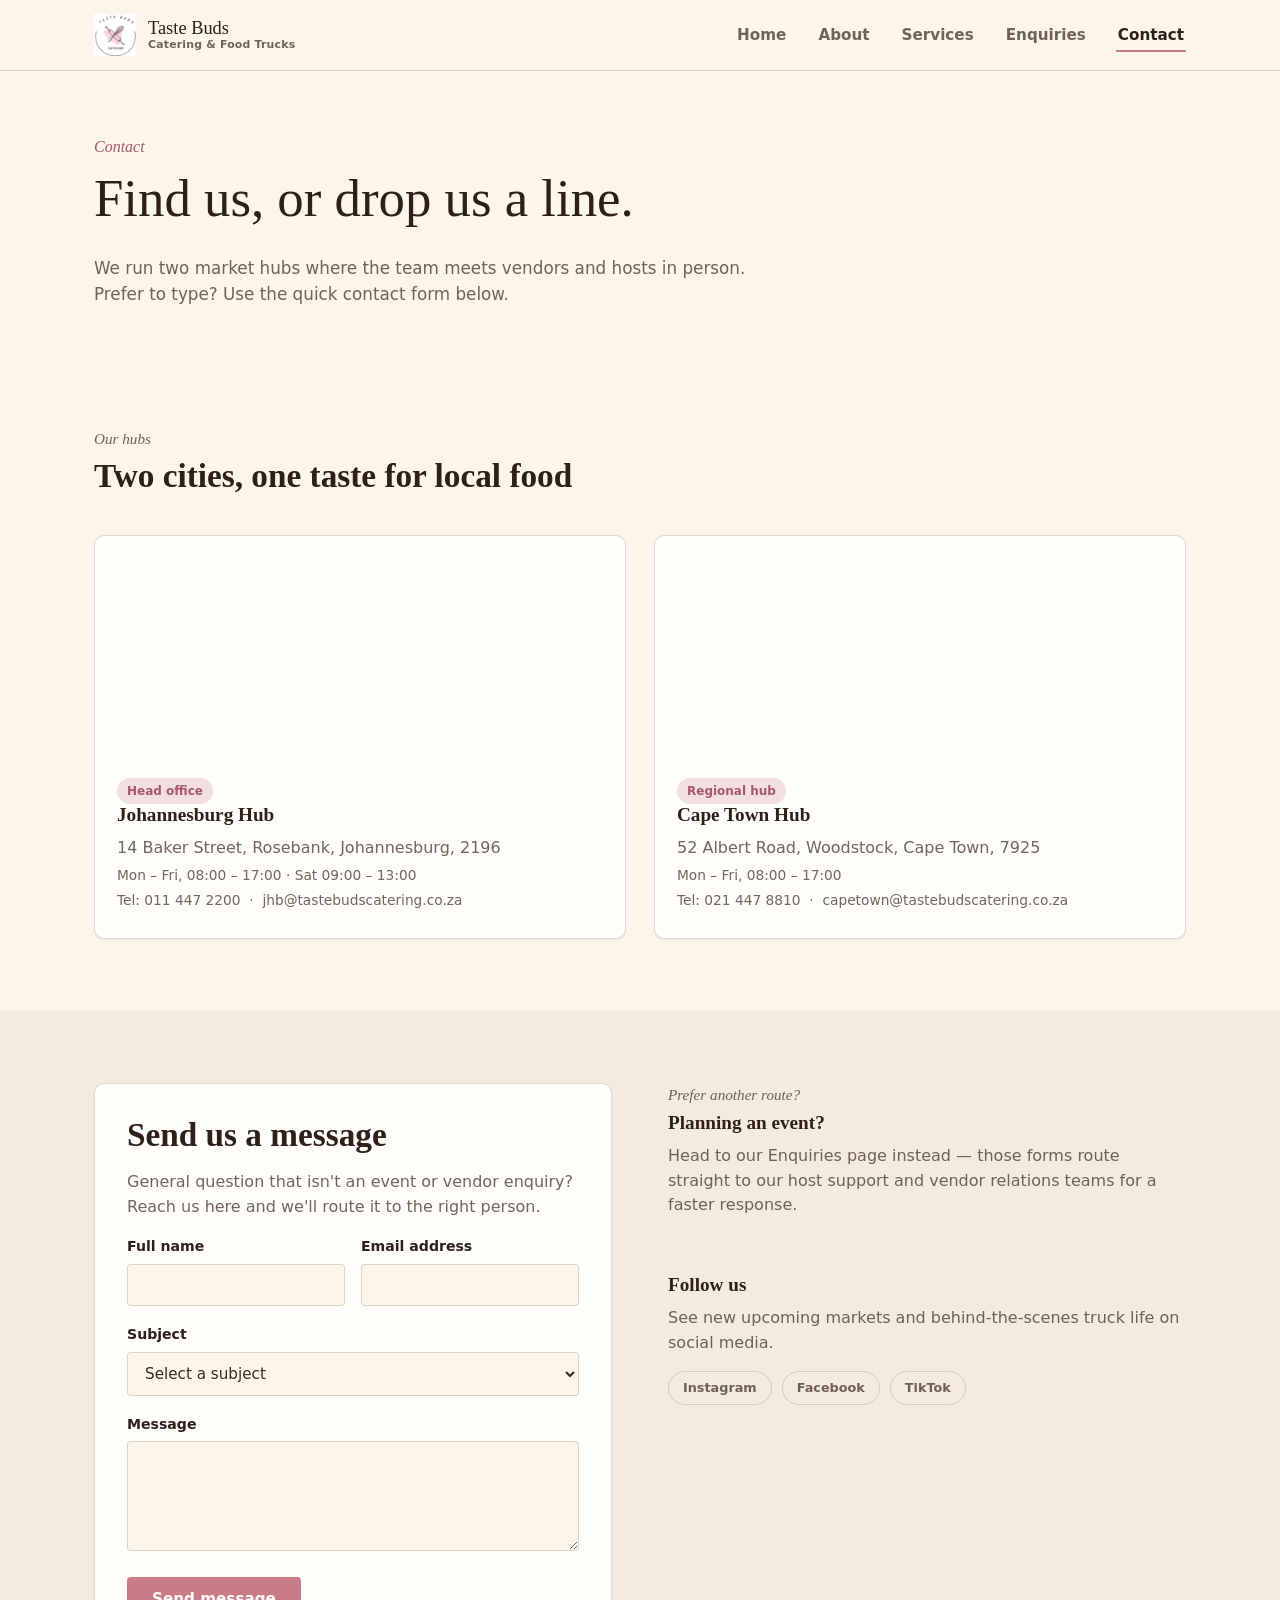
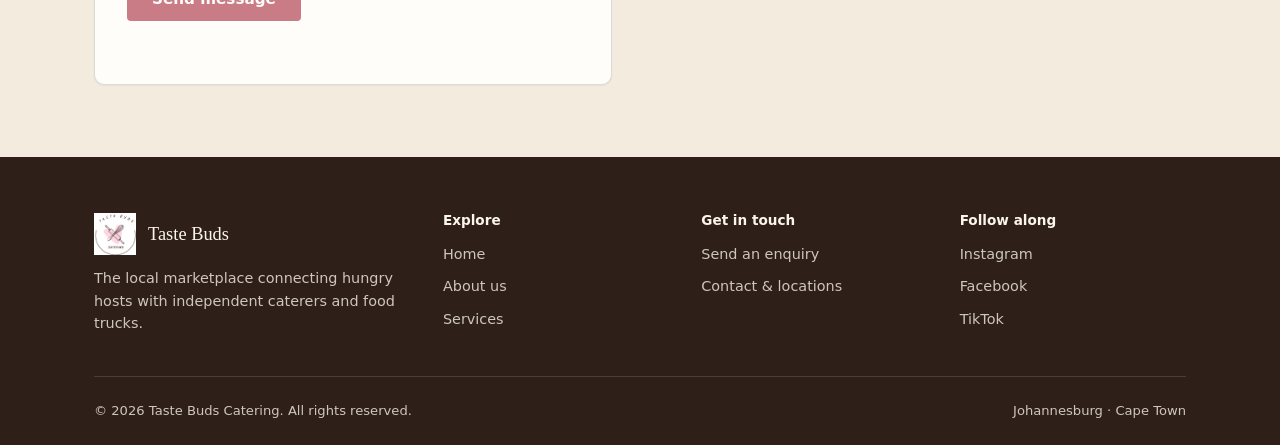
<file: tastebuds_catering/contact.html>
<!DOCTYPE html>
<html lang="en">
<head>
  <meta charset="UTF-8">
  <meta name="viewport" content="width=device-width, initial-scale=1.0">
  <title>Contact | Taste Buds Catering</title>
  <meta name="description" content="Contact Taste Buds Catering. Find our Johannesburg and Cape Town hubs, opening hours, and a quick contact form.">
  <link rel="icon" href="images/Pink and Brown Minimalist Pastry Chef Logo (1).png" type="image/png">
  <link rel="preconnect" href="https://fonts.googleapis.com">
  <link rel="preconnect" href="https://fonts.gstatic.com" crossorigin>
  <link rel="stylesheet" href="css_assets/myfirststyles.css">
</head>
<body>
  <a class="skip-link" href="#main">Skip to main content</a>

  <header class="site-header">
    <nav class="nav wrap" aria-label="Primary">
      <a class="brand" href="index.html">
        <img src="images/Pink and Brown Minimalist Pastry Chef Logo (1).png" alt="Taste Buds Catering logo">
        <span class="brand-word">Taste Buds<small>Catering &amp; Food Trucks</small></span>
      </a>
      <button class="nav-toggle" aria-label="Toggle menu" aria-expanded="false">
        <span></span>
      </button>
      <ul class="nav-links">
        <li><a href="index.html">Home</a></li>
        <li><a href="about.html">About</a></li>
        <li><a href="services.html">Services</a></li>
        <li><a href="enquiries.html">Enquiries</a></li>
        <li><a href="contact.html" aria-current="page">Contact</a></li>
      </ul>
    </nav>
  </header>

  <main id="main">

    <section class="page-hero">
      <div class="wrap">
        <p class="breadcrumb">Contact</p>
        <h1>Find us, or drop us a line.</h1>
        <p>We run two market hubs where the team meets vendors and hosts in person. Prefer to type? Use the quick contact form below.</p>
      </div>
    </section>

    <!-- Locations -->
    <section>
      <div class="wrap">
        <div class="section-head">
          <p class="eyebrow">Our hubs</p>
          <h2>Two cities, one taste for local food</h2>
        </div>
        <div class="locations">
          <div class="location-card">
            <iframe
              src="https://www.openstreetmap.org/export/embed.html?bbox=28.0296%2C-26.1552%2C28.0576%2C-26.1372&amp;layer=mapnik&amp;marker=-26.1462%2C28.0436"
              title="Map showing the Taste Buds Catering Johannesburg hub in Rosebank" loading="lazy"></iframe>
            <div class="details">
              <span class="tag">Head office</span>
              <h3>Johannesburg Hub</h3>
              <p>14 Baker Street, Rosebank, Johannesburg, 2196</p>
              <p class="hint">Mon – Fri, 08:00 – 17:00 · Sat 09:00 – 13:00</p>
              <p class="hint">Tel: 011 447 2200 &nbsp;·&nbsp; jhb@tastebudscatering.co.za</p>
            </div>
          </div>
          <div class="location-card">
            <iframe
              src="https://www.openstreetmap.org/export/embed.html?bbox=18.4092%2C-33.9358%2C18.4372%2C-33.9158&amp;layer=mapnik&amp;marker=-33.9258%2C18.4232"
              title="Map showing the Taste Buds Catering Cape Town hub in Woodstock" loading="lazy"></iframe>
            <div class="details">
              <span class="tag">Regional hub</span>
              <h3>Cape Town Hub</h3>
              <p>52 Albert Road, Woodstock, Cape Town, 7925</p>
              <p class="hint">Mon – Fri, 08:00 – 17:00</p>
              <p class="hint">Tel: 021 447 8810 &nbsp;·&nbsp; capetown@tastebudscatering.co.za</p>
            </div>
          </div>
        </div>
      </div>
    </section>

    <!-- Contact form -->
    <section class="section-alt">
      <div class="wrap two-col">
        <div class="form-card">
          <h2>Send us a message</h2>
          <p>General question that isn't an event or vendor enquiry? Reach us here and we'll route it to the right person.</p>
          <form data-form="message" novalidate>
            <div class="field-row">
              <div class="field">
                <label for="c-name">Full name</label>
                <input type="text" id="c-name" name="name" required>
              </div>
              <div class="field">
                <label for="c-email">Email address</label>
                <input type="email" id="c-email" name="email" required>
              </div>
            </div>
            <div class="field">
              <label for="c-subject">Subject</label>
              <select id="c-subject" name="subject" required>
                <option value="">Select a subject</option>
                <option>General question</option>
                <option>Press &amp; media</option>
                <option>Partnerships</option>
                <option>Report an issue</option>
              </select>
            </div>
            <div class="field">
              <label for="c-message">Message</label>
              <textarea id="c-message" name="message" required></textarea>
            </div>
            <button class="btn btn-primary" type="submit">Send message</button>
            <div class="form-msg" role="status"></div>
          </form>
        </div>

        <div>
          <p class="eyebrow">Prefer another route?</p>
          <h3>Planning an event?</h3>
          <p>Head to our <a href="enquiries.html">Enquiries page</a> instead — those forms route straight to our host support and vendor relations teams for a faster response.</p>

          <h3 class="mt-lg">Follow us</h3>
          <p>See new upcoming markets and behind-the-scenes truck life on social media.</p>
          <div class="social-row">
            <a class="social-chip" href="https://instagram.com" target="_blank" rel="noopener">Instagram</a>
            <a class="social-chip" href="https://facebook.com" target="_blank" rel="noopener">Facebook</a>
            <a class="social-chip" href="https://tiktok.com" target="_blank" rel="noopener">TikTok</a>
          </div>
        </div>
      </div>
    </section>

  </main>

  <footer class="site-footer">
    <div class="wrap">
      <div class="footer-grid">
        <div class="footer-brand">
          <a class="brand" href="index.html">
            <img src="images/Pink and Brown Minimalist Pastry Chef Logo (1).png" alt="Taste Buds Catering logo">
            <span class="brand-word">Taste Buds</span>
          </a>
          <p>The local marketplace connecting hungry hosts with independent caterers and food trucks.</p>
        </div>
        <div>
          <h4>Explore</h4>
          <ul>
            <li><a href="index.html">Home</a></li>
            <li><a href="about.html">About us</a></li>
            <li><a href="services.html">Services</a></li>
          </ul>
        </div>
        <div>
          <h4>Get in touch</h4>
          <ul>
            <li><a href="enquiries.html">Send an enquiry</a></li>
            <li><a href="contact.html">Contact &amp; locations</a></li>
          </ul>
        </div>
        <div>
          <h4>Follow along</h4>
          <ul>
            <li><a href="https://instagram.com" target="_blank" rel="noopener">Instagram</a></li>
            <li><a href="https://facebook.com" target="_blank" rel="noopener">Facebook</a></li>
            <li><a href="https://tiktok.com" target="_blank" rel="noopener">TikTok</a></li>
          </ul>
        </div>
      </div>
      <div class="footer-bottom">
        <span>&copy; <span class="current-year">2026</span> Taste Buds Catering. All rights reserved.</span>
        <span>Johannesburg · Cape Town</span>
      </div>
    </div>
  </footer>

  <script src="js_assets/script.js"></script>
</body>
</html>
</file>
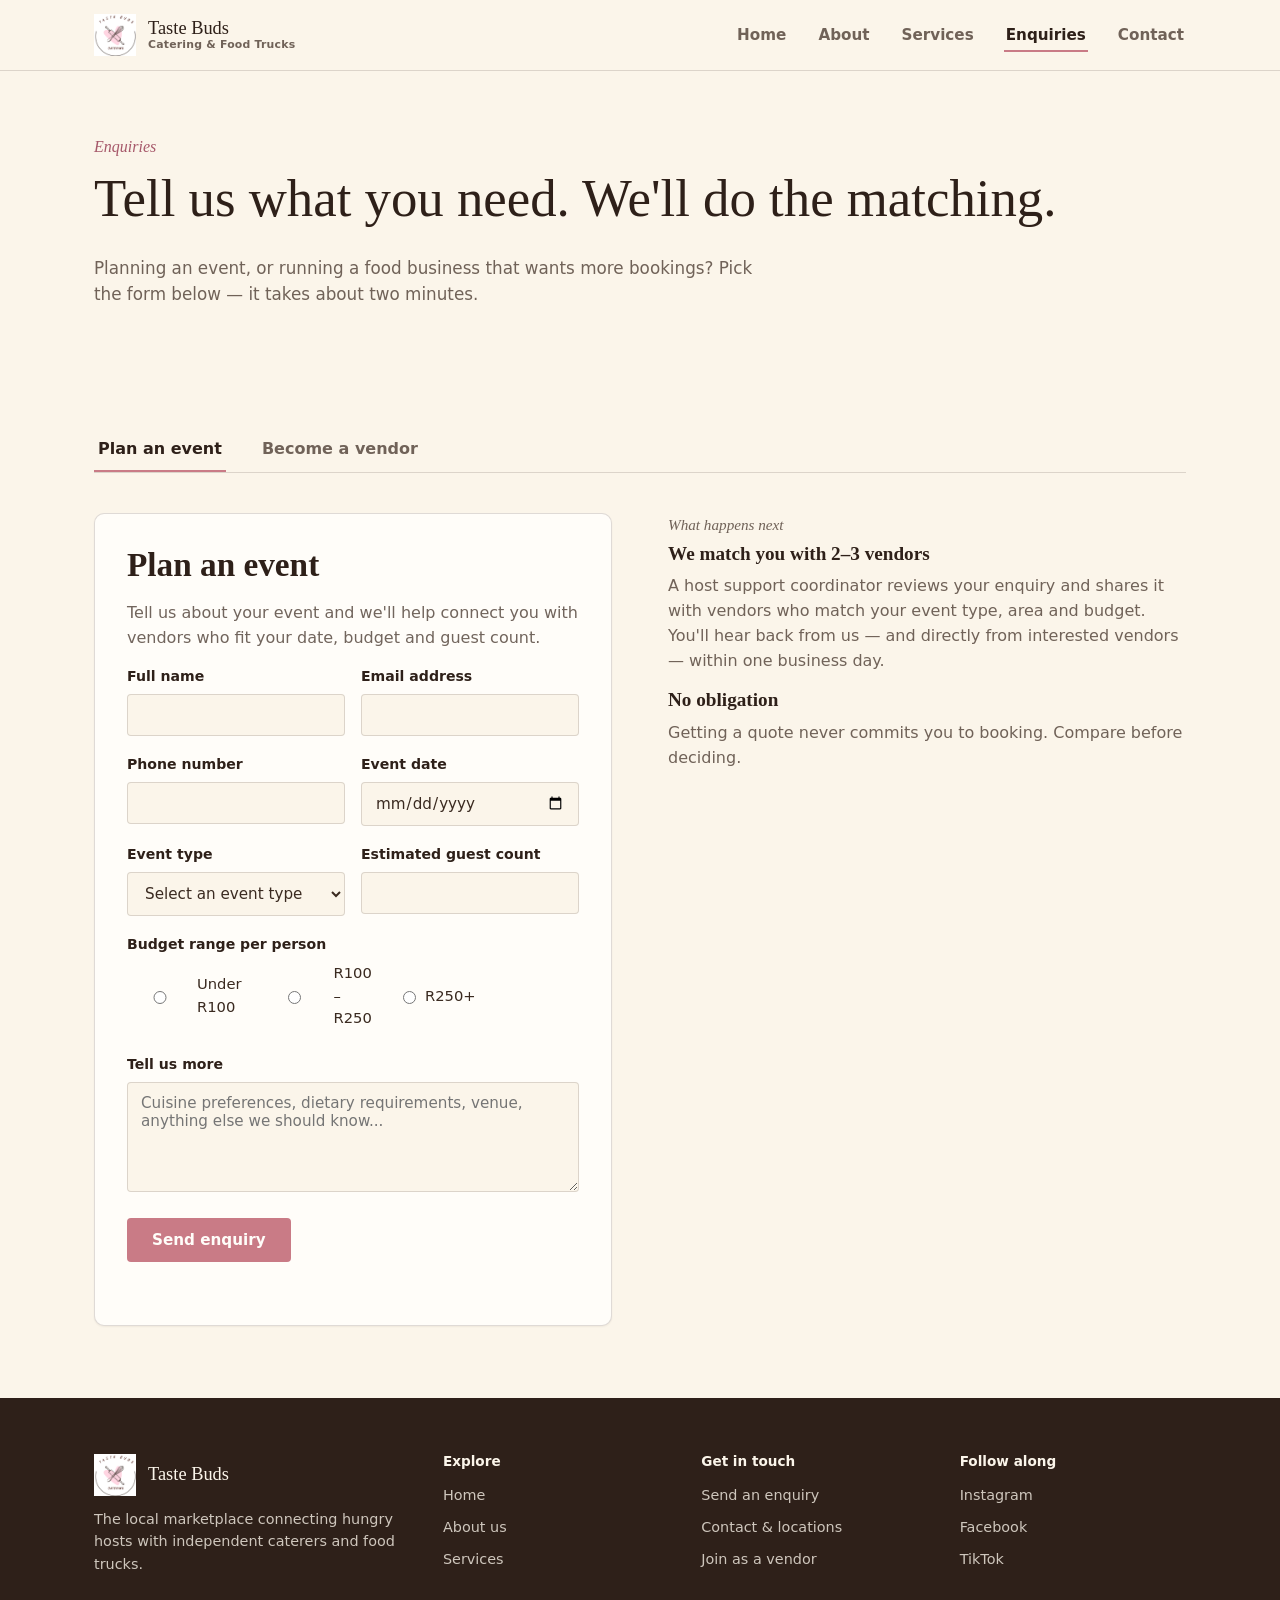
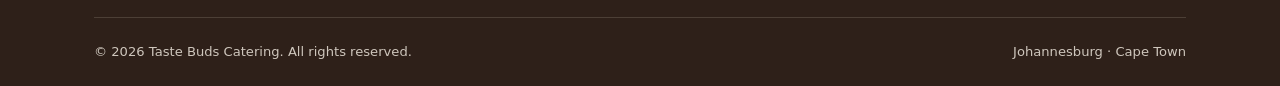
<file: tastebuds_catering/enquiries.html>
<!DOCTYPE html>
<html lang="en">
<head>
  <meta charset="UTF-8">
  <meta name="viewport" content="width=device-width, initial-scale=1.0">
  <title>Enquiries | Taste Buds Catering</title>
  <meta name="description" content="Send an event enquiry to find local caterers and food trucks, or apply to become a Taste Buds Catering vendor.">
  <link rel="icon" href="images/Pink and Brown Minimalist Pastry Chef Logo (1).png" type="image/png">
  <link rel="preconnect" href="https://fonts.googleapis.com">
  <link rel="preconnect" href="https://fonts.gstatic.com" crossorigin>
  <link rel="stylesheet" href="css_assets/myfirststyles.css">
</head>
<body>
  <a class="skip-link" href="#main">Skip to main content</a>

  <header class="site-header">
    <nav class="nav wrap" aria-label="Primary">
      <a class="brand" href="index.html">
        <img src="images/Pink and Brown Minimalist Pastry Chef Logo (1).png" alt="Taste Buds Catering logo">
        <span class="brand-word">Taste Buds<small>Catering &amp; Food Trucks</small></span>
      </a>
      <button class="nav-toggle" aria-label="Toggle menu" aria-expanded="false">
        <span></span>
      </button>
      <ul class="nav-links">
        <li><a href="index.html">Home</a></li>
        <li><a href="about.html">About</a></li>
        <li><a href="services.html">Services</a></li>
        <li><a href="enquiries.html" aria-current="page">Enquiries</a></li>
        <li><a href="contact.html">Contact</a></li>
      </ul>
    </nav>
  </header>

  <main id="main">

    <section class="page-hero">
      <div class="wrap">
        <p class="breadcrumb">Enquiries</p>
        <h1>Tell us what you need. We'll do the matching.</h1>
        <p>Planning an event, or running a food business that wants more bookings? Pick the form below — it takes about two minutes.</p>
      </div>
    </section>

    <section>
      <div class="wrap">
        <div class="tabs" role="tablist" aria-label="Enquiry type">
          <button class="tab-btn" data-tab="event" role="tab" aria-selected="true">Plan an event</button>
          <button class="tab-btn" data-tab="vendor" role="tab" aria-selected="false">Become a vendor</button>
        </div>

        <!-- Event enquiry -->
        <div id="event" class="tab-panel active">
          <div class="two-col">
            <div class="form-card">
              <h2>Plan an event</h2>
              <p>Tell us about your event and we'll help connect you with vendors who fit your date, budget and guest count.</p>
              <form data-form="event enquiry" novalidate>
                <div class="field-row">
                  <div class="field">
                    <label for="ev-name">Full name</label>
                    <input type="text" id="ev-name" name="name" required>
                  </div>
                  <div class="field">
                    <label for="ev-email">Email address</label>
                    <input type="email" id="ev-email" name="email" required>
                  </div>
                </div>
                <div class="field-row">
                  <div class="field">
                    <label for="ev-phone">Phone number</label>
                    <input type="tel" id="ev-phone" name="phone" required>
                  </div>
                  <div class="field">
                    <label for="ev-date">Event date</label>
                    <input type="date" id="ev-date" name="date" required>
                  </div>
                </div>
                <div class="field-row">
                  <div class="field">
                    <label for="ev-type">Event type</label>
                    <select id="ev-type" name="event_type" required>
                      <option value="">Select an event type</option>
                      <option>Wedding</option>
                      <option>Corporate function</option>
                      <option>Birthday party</option>
                      <option>Community market</option>
                      <option>Private dinner</option>
                      <option>Other</option>
                    </select>
                  </div>
                  <div class="field">
                    <label for="ev-guests">Estimated guest count</label>
                    <input type="number" id="ev-guests" name="guests" min="1" required>
                  </div>
                </div>
                <fieldset class="field">
                  <label>Budget range per person</label>
                  <div class="radio-row">
                    <label><input type="radio" name="budget" value="under-100" required> Under R100</label>
                    <label><input type="radio" name="budget" value="100-250"> R100 – R250</label>
                    <label><input type="radio" name="budget" value="250-plus"> R250+</label>
                  </div>
                </fieldset>
                <div class="field">
                  <label for="ev-message">Tell us more</label>
                  <textarea id="ev-message" name="message" placeholder="Cuisine preferences, dietary requirements, venue, anything else we should know..."></textarea>
                </div>
                <button class="btn btn-primary" type="submit">Send enquiry</button>
                <div class="form-msg" role="status"></div>
              </form>
            </div>
            <div>
              <p class="eyebrow">What happens next</p>
              <h3>We match you with 2–3 vendors</h3>
              <p>A host support coordinator reviews your enquiry and shares it with vendors who match your event type, area and budget. You'll hear back from us — and directly from interested vendors — within one business day.</p>
              <h3>No obligation</h3>
              <p>Getting a quote never commits you to booking. Compare before deciding.</p>
            </div>
          </div>
        </div>

        <!-- Vendor enquiry -->
        <div id="vendor" class="tab-panel">
          <div class="two-col">
            <div class="form-card">
              <h2>Become a vendor</h2>
              <p>Tell us about your food business and we'll help you set up a profile that gets you found and booked.</p>
              <form data-form="vendor application" novalidate>
                <div class="field-row">
                  <div class="field">
                    <label for="v-business">Business name</label>
                    <input type="text" id="v-business" name="business_name" required>
                  </div>
                  <div class="field">
                    <label for="v-name">Contact name</label>
                    <input type="text" id="v-name" name="name" required>
                  </div>
                </div>
                <div class="field-row">
                  <div class="field">
                    <label for="v-email">Email address</label>
                    <input type="email" id="v-email" name="email" required>
                  </div>
                  <div class="field">
                    <label for="v-phone">Phone number</label>
                    <input type="tel" id="v-phone" name="phone" required>
                  </div>
                </div>
                <div class="field-row">
                  <div class="field">
                    <label for="v-category">Category</label>
                    <select id="v-category" name="category" required>
                      <option value="">Select a category</option>
                      <option>Food truck</option>
                      <option>Full-service catering</option>
                      <option>Desserts &amp; bakery</option>
                      <option>Beverage bar</option>
                      <option>Other</option>
                    </select>
                  </div>
                  <div class="field">
                    <label for="v-city">City</label>
                    <input type="text" id="v-city" name="city" required>
                  </div>
                </div>
                <div class="field">
                  <label for="v-message">Tell us about your food</label>
                  <textarea id="v-message" name="message" placeholder="Cuisine, typical menu, usual event sizes, anything else we should know..."></textarea>
                </div>
                <button class="btn btn-primary" type="submit">Apply as a vendor</button>
                <div class="form-msg" role="status"></div>
              </form>
            </div>
            <div>
              <p class="eyebrow">What happens next</p>
              <h3>We review within two business days</h3>
              <p>Our vendor relations team checks your details and reaches out to help set up your profile — menu, photos, pricing and availability.</p>
              <h3>Then you start getting found</h3>
              <p>Once live, hosts searching by cuisine, area and event type can find and message you directly.</p>
            </div>
          </div>
        </div>
      </div>
    </section>

  </main>

  <footer class="site-footer">
    <div class="wrap">
      <div class="footer-grid">
        <div class="footer-brand">
          <a class="brand" href="index.html">
            <img src="images/Pink and Brown Minimalist Pastry Chef Logo (1).png" alt="Taste Buds Catering logo">
            <span class="brand-word">Taste Buds</span>
          </a>
          <p>The local marketplace connecting hungry hosts with independent caterers and food trucks.</p>
        </div>
        <div>
          <h4>Explore</h4>
          <ul>
            <li><a href="index.html">Home</a></li>
            <li><a href="about.html">About us</a></li>
            <li><a href="services.html">Services</a></li>
          </ul>
        </div>
        <div>
          <h4>Get in touch</h4>
          <ul>
            <li><a href="enquiries.html">Send an enquiry</a></li>
            <li><a href="contact.html">Contact &amp; locations</a></li>
            <li><a href="enquiries.html#vendor">Join as a vendor</a></li>
          </ul>
        </div>
        <div>
          <h4>Follow along</h4>
          <ul>
            <li><a href="https://instagram.com" target="_blank" rel="noopener">Instagram</a></li>
            <li><a href="https://facebook.com" target="_blank" rel="noopener">Facebook</a></li>
            <li><a href="https://tiktok.com" target="_blank" rel="noopener">TikTok</a></li>
          </ul>
        </div>
      </div>
      <div class="footer-bottom">
        <span>&copy; <span class="current-year">2026</span> Taste Buds Catering. All rights reserved.</span>
        <span>Johannesburg · Cape Town</span>
      </div>
    </div>
  </footer>

  <script src="js_assets/script.js"></script>
</body>
</html>
</file>
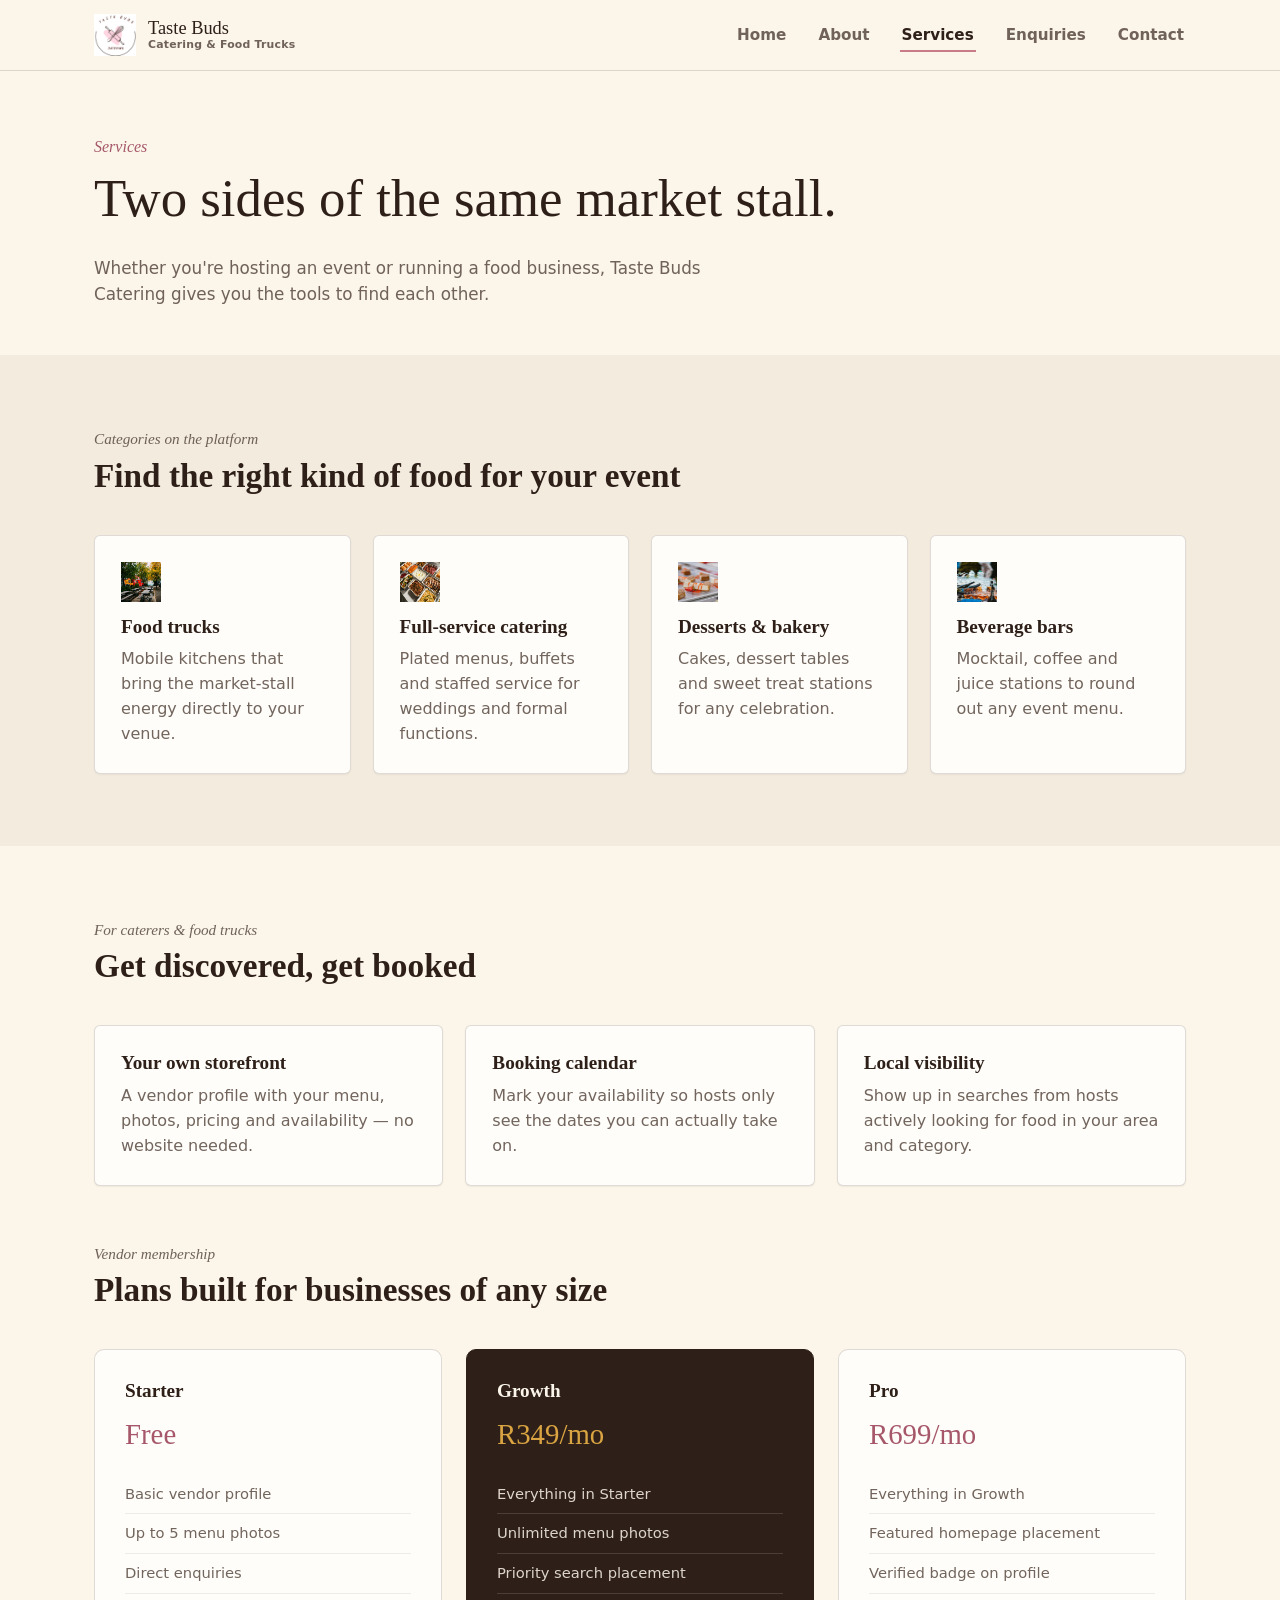
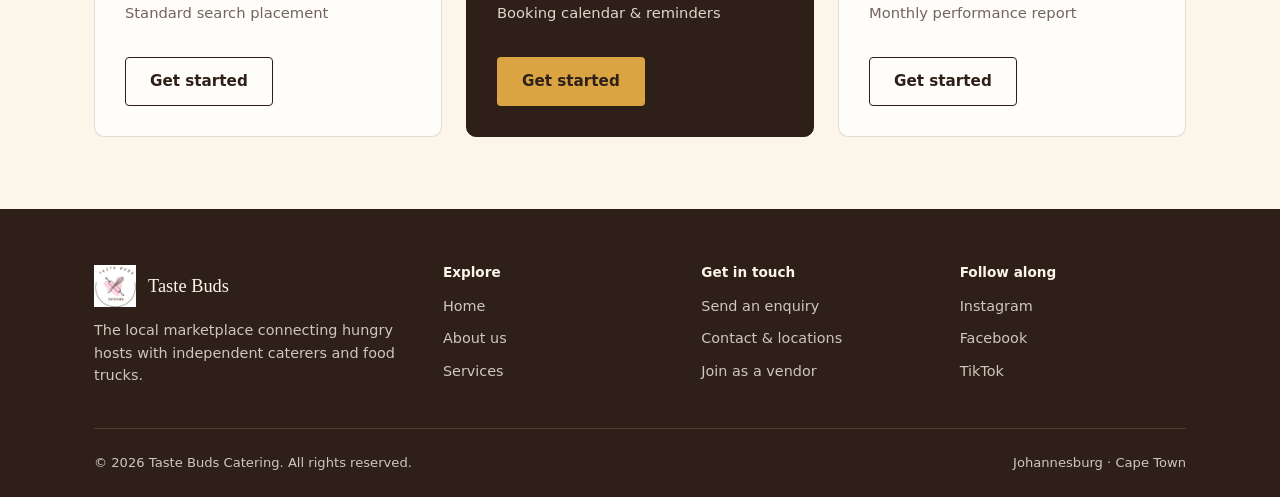
<file: tastebuds_catering/services.html>
<!DOCTYPE html>
<html lang="en">
<head>
  <meta charset="UTF-8">
  <meta name="viewport" content="width=device-width, initial-scale=1.0">
  <title>Services | Taste Buds Catering</title>
  <meta name="description" content="Explore what Taste Buds Catering offers event hosts and local food vendors — from browsing and booking to vendor membership plans.">
  <link rel="icon" href="images/Pink and Brown Minimalist Pastry Chef Logo (1).png" type="image/png">
  <link rel="preconnect" href="https://fonts.googleapis.com">
  <link rel="preconnect" href="https://fonts.gstatic.com" crossorigin>
  <link rel="stylesheet" href="css_assets/myfirststyles.css">
</head>
<body>
  <a class="skip-link" href="#main">Skip to main content</a>

  <header class="site-header">
    <nav class="nav wrap" aria-label="Primary">
      <a class="brand" href="index.html">
        <img src="images/Pink and Brown Minimalist Pastry Chef Logo (1).png" alt="Taste Buds Catering logo">
        <span class="brand-word">Taste Buds<small>Catering &amp; Food Trucks</small></span>
      </a>
      <button class="nav-toggle" aria-label="Toggle menu" aria-expanded="false">
        <span></span>
      </button>
      <ul class="nav-links">
        <li><a href="index.html">Home</a></li>
        <li><a href="about.html">About</a></li>
        <li><a href="services.html" aria-current="page">Services</a></li>
        <li><a href="enquiries.html">Enquiries</a></li>
        <li><a href="contact.html">Contact</a></li>
      </ul>
    </nav>
  </header>

  <main id="main">

    <section class="page-hero">
      <div class="wrap">
        <p class="breadcrumb">Services</p>
        <h1>Two sides of the same market stall.</h1>
        <p>Whether you're hosting an event or running a food business, Taste Buds Catering gives you the tools to find each other.</p>
      </div>
    </section>

    <!-- Vendor categories -->
    <section class="section-alt">
      <div class="wrap">
        <div class="section-head">
          <p class="eyebrow">Categories on the platform</p>
          <h2>Find the right kind of food for your event</h2>
        </div>
        <div class="card-grid">
          <div class="card">
            <img class="icon" src="images/nathalia-segato-as26awWvRvM-unsplash (1).jpg" alt="">
            <h3>Food trucks</h3>
            <p>Mobile kitchens that bring the market-stall energy directly to your venue.</p>
          </div>
          <div class="card">
            <img class="icon" src="images/ana-maltez-HH6QTP20A3U-unsplash (1).jpg" alt="">
            <h3>Full-service catering</h3>
            <p>Plated menus, buffets and staffed service for weddings and formal functions.</p>
          </div>
          <div class="card">
            <img class="icon" src="images/createasea-y5GIoRweER4-unsplash (1).jpg" alt="">
            <h3>Desserts &amp; bakery</h3>
            <p>Cakes, dessert tables and sweet treat stations for any celebration.</p>
          </div>
          <div class="card">
            <img class="icon" src="images/pia-rohrer-cwcwPqsu5go-unsplash (1).jpg" alt="">
            <h3>Beverage bars</h3>
            <p>Mocktail, coffee and juice stations to round out any event menu.</p>
          </div>
        </div>
      </div>
    </section>

    <!-- For vendors -->
    <section>
      <div class="wrap">
        <div class="section-head">
          <p class="eyebrow">For caterers &amp; food trucks</p>
          <h2>Get discovered, get booked</h2>
        </div>
        <div class="card-grid">
          <div class="card">
            <h3>Your own storefront</h3>
            <p>A vendor profile with your menu, photos, pricing and availability — no website needed.</p>
          </div>
          <div class="card">
            <h3>Booking calendar</h3>
            <p>Mark your availability so hosts only see the dates you can actually take on.</p>
          </div>
          <div class="card">
            <h3>Local visibility</h3>
            <p>Show up in searches from hosts actively looking for food in your area and category.</p>
          </div>
        </div>

        <div class="section-head mt-lg">
          <p class="eyebrow">Vendor membership</p>
          <h2>Plans built for businesses of any size</h2>
        </div>
        <div class="plans">
          <div class="plan">
            <h3>Starter</h3>
            <div class="price">Free</div>
            <ul>
              <li>Basic vendor profile</li>
              <li>Up to 5 menu photos</li>
              <li>Direct enquiries</li>
              <li>Standard search placement</li>
            </ul>
            <a class="btn btn-ghost" href="enquiries.html#vendor">Get started</a>
          </div>
          <div class="plan featured">
            <h3>Growth</h3>
            <div class="price">R349/mo</div>
            <ul>
              <li>Everything in Starter</li>
              <li>Unlimited menu photos</li>
              <li>Priority search placement</li>
              <li>Booking calendar &amp; reminders</li>
            </ul>
            <a class="btn btn-on-dark" href="enquiries.html#vendor">Get started</a>
          </div>
          <div class="plan">
            <h3>Pro</h3>
            <div class="price">R699/mo</div>
            <ul>
              <li>Everything in Growth</li>
              <li>Featured homepage placement</li>
              <li>Verified badge on profile</li>
              <li>Monthly performance report</li>
            </ul>
            <a class="btn btn-ghost" href="enquiries.html#vendor">Get started</a>
          </div>
        </div>
      </div>
    </section>

  </main>

  <footer class="site-footer">
    <div class="wrap">
      <div class="footer-grid">
        <div class="footer-brand">
          <a class="brand" href="index.html">
            <img src="images/Pink and Brown Minimalist Pastry Chef Logo (1).png" alt="Taste Buds Catering logo">
            <span class="brand-word">Taste Buds</span>
          </a>
          <p>The local marketplace connecting hungry hosts with independent caterers and food trucks.</p>
        </div>
        <div>
          <h4>Explore</h4>
          <ul>
            <li><a href="index.html">Home</a></li>
            <li><a href="about.html">About us</a></li>
            <li><a href="services.html">Services</a></li>
          </ul>
        </div>
        <div>
          <h4>Get in touch</h4>
          <ul>
            <li><a href="enquiries.html">Send an enquiry</a></li>
            <li><a href="contact.html">Contact &amp; locations</a></li>
            <li><a href="enquiries.html#vendor">Join as a vendor</a></li>
          </ul>
        </div>
        <div>
          <h4>Follow along</h4>
          <ul>
            <li><a href="https://instagram.com" target="_blank" rel="noopener">Instagram</a></li>
            <li><a href="https://facebook.com" target="_blank" rel="noopener">Facebook</a></li>
            <li><a href="https://tiktok.com" target="_blank" rel="noopener">TikTok</a></li>
          </ul>
        </div>
      </div>
      <div class="footer-bottom">
        <span>&copy; <span class="current-year">2026</span> Taste Buds Catering. All rights reserved.</span>
        <span>Johannesburg · Cape Town</span>
      </div>
    </div>
  </footer>

  <script src="js_assets/script.js"></script>
</body>
</html>
</file>
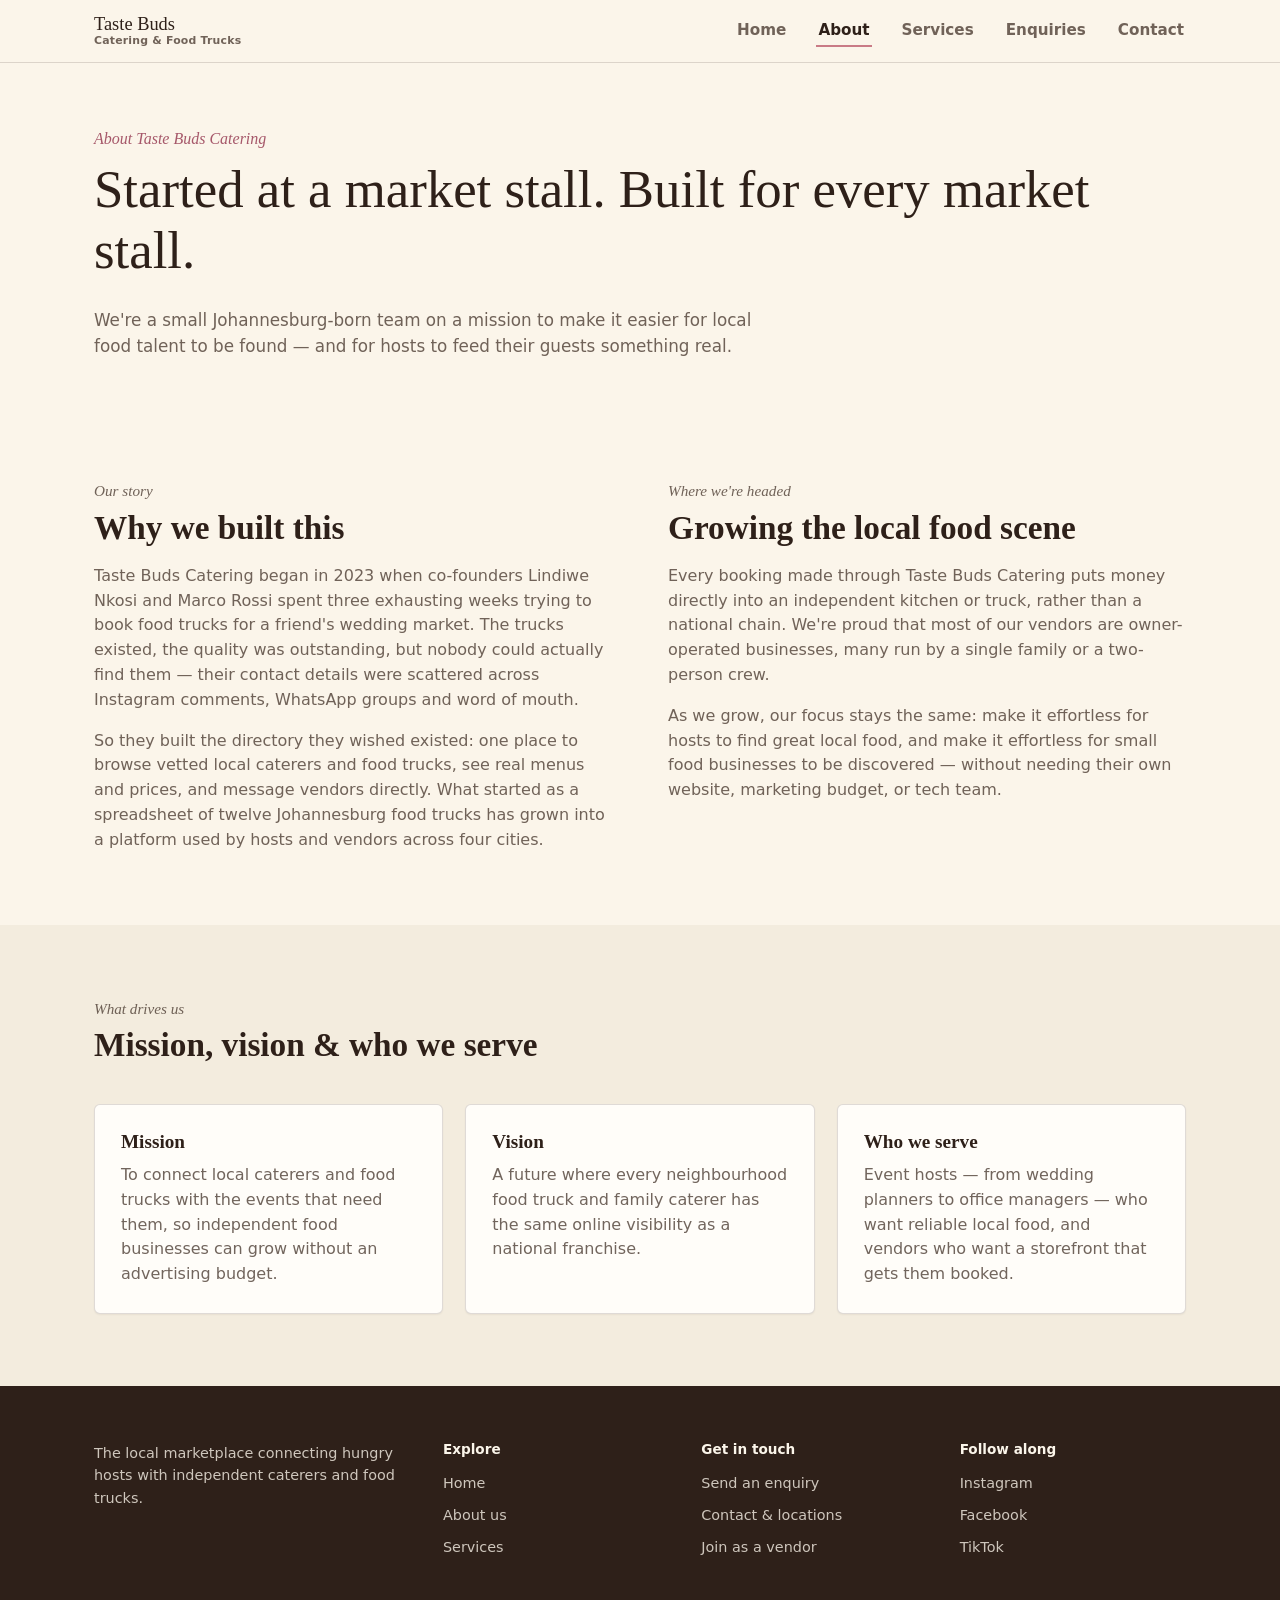
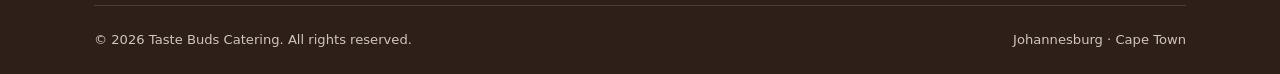
<file: tastebuds_part3/about.html>
<!DOCTYPE html>
<html lang="en">
<head>
  <meta charset="UTF-8">
  <meta name="viewport" content="width=device-width, initial-scale=1, viewport-fit=cover">
  <meta name="theme-color" content="#FBF5EA">
  <meta name="apple-mobile-web-app-capable" content="yes">
  <meta name="apple-mobile-web-app-status-bar-style" content="default">
  <meta name="apple-mobile-web-app-title" content="Taste Buds">
  <link rel="manifest" href="manifest.webmanifest">
  <link rel="apple-touch-icon" href="icons/icon-192.png">
  <title>About Us | Taste Buds Catering</title>
  <meta name="description" content="Learn how Taste Buds Catering started, our mission to champion independent local food vendors, and the small team behind the platform.">
  <link rel="icon" href="images/Pink and Brown Minimalist Pastry Chef Logo (1).png" type="image/png">
  <link rel="preconnect" href="https://fonts.googleapis.com">
  <link rel="preconnect" href="https://fonts.gstatic.com" crossorigin>
  <link rel="stylesheet" href="css_assets/myfirststyles.css">
</head>
<body>
  <a class="skip-link" href="#main">Skip to main content</a>

  <header class="site-header">
    <nav class="nav wrap" aria-label="Primary">
      <a class="brand" href="index.html">
        
        <span class="brand-word">Taste Buds<small>Catering &amp; Food Trucks</small></span>
      </a>
      <button class="nav-toggle" type="button" aria-label="Toggle menu" aria-controls="primary-navigation" aria-expanded="false">
        <span></span>
      </button>
      <ul class="nav-links" id="primary-navigation">
        <li><a href="index.html">Home</a></li>
        <li><a href="about.html" aria-current="page">About</a></li>
        <li><a href="services.html">Services</a></li>
        <li><a href="enquiries.html">Enquiries</a></li>
        <li><a href="contact.html">Contact</a></li>
      </ul>
    </nav>
  </header>

  <main id="main">

    <section class="page-hero">
      <div class="wrap">
        <p class="breadcrumb">About Taste Buds Catering</p>
        <h1>Started at a market stall. Built for every market stall.</h1>
        <p>We're a small Johannesburg-born team on a mission to make it easier for local food talent to be found — and for hosts to feed their guests something real.</p>
      </div>
    </section>

    <!-- Our story -->
    <section>
      <div class="wrap two-col">
        <div>
          <p class="eyebrow">Our story</p>
          <h2>Why we built this</h2>
          <p>Taste Buds Catering began in 2023 when co-founders Lindiwe Nkosi and Marco Rossi spent three exhausting weeks trying to book food trucks for a friend's wedding market. The trucks existed, the quality was outstanding, but nobody could actually find them — their contact details were scattered across Instagram comments, WhatsApp groups and word of mouth.</p>
          <p>So they built the directory they wished existed: one place to browse vetted local caterers and food trucks, see real menus and prices, and message vendors directly. What started as a spreadsheet of twelve Johannesburg food trucks has grown into a platform used by hosts and vendors across four cities.</p>
        </div>
        <div>
          <p class="eyebrow">Where we're headed</p>
          <h2>Growing the local food scene</h2>
          <p>Every booking made through Taste Buds Catering puts money directly into an independent kitchen or truck, rather than a national chain. We're proud that most of our vendors are owner-operated businesses, many run by a single family or a two-person crew.</p>
          <p>As we grow, our focus stays the same: make it effortless for hosts to find great local food, and make it effortless for small food businesses to be discovered — without needing their own website, marketing budget, or tech team.</p>
        </div>
      </div>
    </section>

    <!-- Mission / vision / audience -->
    <section class="section-alt">
      <div class="wrap">
        <div class="section-head">
          <p class="eyebrow">What drives us</p>
          <h2>Mission, vision &amp; who we serve</h2>
        </div>
        <div class="card-grid">
          <div class="card">
            <h3>Mission</h3>
            <p>To connect local caterers and food trucks with the events that need them, so independent food businesses can grow without an advertising budget.</p>
          </div>
          <div class="card">
            <h3>Vision</h3>
            <p>A future where every neighbourhood food truck and family caterer has the same online visibility as a national franchise.</p>
          </div>
          <div class="card">
            <h3>Who we serve</h3>
            <p>Event hosts — from wedding planners to office managers — who want reliable local food, and vendors who want a storefront that gets them booked.</p>
          </div>
        </div>
      </div>
    </section>
  </main>

  <footer class="site-footer">
    <div class="wrap">
      <div class="footer-grid">
        <div class="footer-brand">
          <p>The local marketplace connecting hungry hosts with independent caterers and food trucks.</p>
        </div>
        <div>
          <h4>Explore</h4>
          <ul>
            <li><a href="index.html">Home</a></li>
            <li><a href="about.html">About us</a></li>
            <li><a href="services.html">Services</a></li>
          </ul>
        </div>
        <div>
          <h4>Get in touch</h4>
          <ul>
            <li><a href="enquiries.html">Send an enquiry</a></li>
            <li><a href="contact.html">Contact &amp; locations</a></li>
            <li><a href="enquiries.html#vendor">Join as a vendor</a></li>
          </ul>
        </div>
        <div>
          <h4>Follow along</h4>
          <ul>
            <li><a href="https://instagram.com" target="_blank" rel="noopener">Instagram</a></li>
            <li><a href="https://facebook.com" target="_blank" rel="noopener">Facebook</a></li>
            <li><a href="https://tiktok.com" target="_blank" rel="noopener">TikTok</a></li>
          </ul>
        </div>
      </div>
      <div class="footer-bottom">
        <span>&copy; <span class="current-year">2026</span> Taste Buds Catering. All rights reserved.</span>
        <span>Johannesburg · Cape Town</span>
      </div>
    </div>
  </footer>

  <script src="js_assets/script.js"></script>
</body>
</html>
</file>
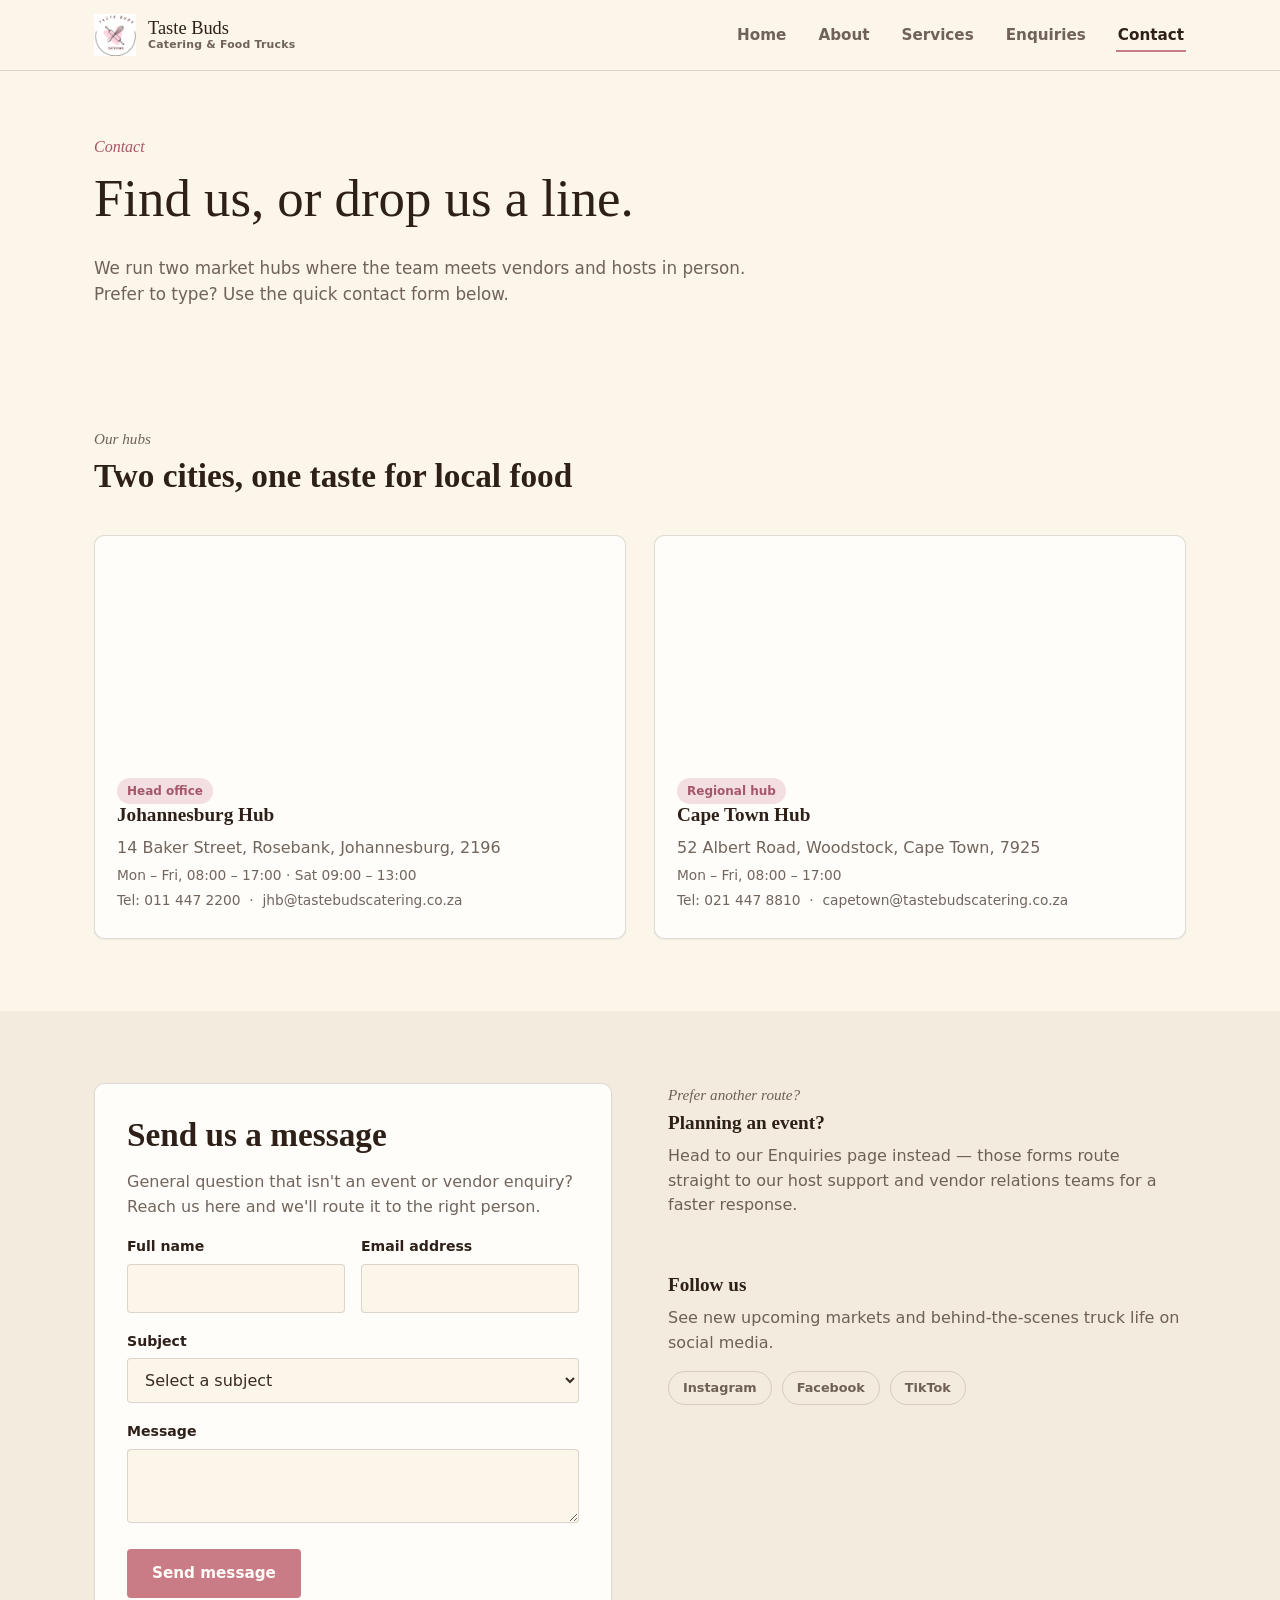
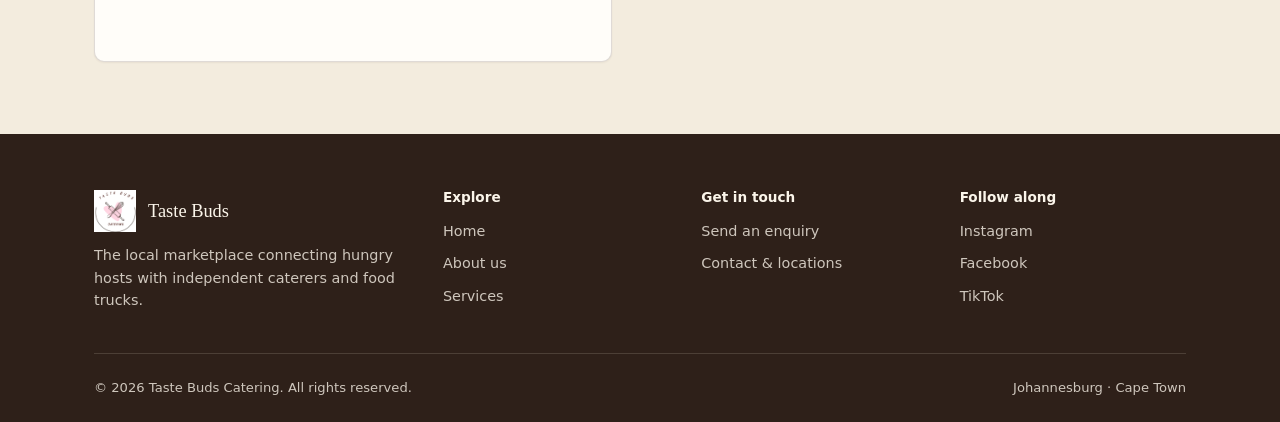
<file: tastebuds_part3/contact.html>
<!DOCTYPE html>
<html lang="en">
<head>
  <meta charset="UTF-8">
  <meta name="viewport" content="width=device-width, initial-scale=1, viewport-fit=cover">
  <meta name="theme-color" content="#FBF5EA">
  <meta name="apple-mobile-web-app-capable" content="yes">
  <meta name="apple-mobile-web-app-status-bar-style" content="default">
  <meta name="apple-mobile-web-app-title" content="Taste Buds">
  <link rel="manifest" href="manifest.webmanifest">
  <link rel="apple-touch-icon" href="icons/icon-192.png">
  <title>Contact | Taste Buds Catering</title>
  <meta name="description" content="Contact Taste Buds Catering. Find our Johannesburg and Cape Town hubs, opening hours, and a quick contact form.">
  <link rel="icon" href="images/Pink and Brown Minimalist Pastry Chef Logo (1).png" type="image/png">
  <link rel="preconnect" href="https://fonts.googleapis.com">
  <link rel="preconnect" href="https://fonts.gstatic.com" crossorigin>
  <link rel="stylesheet" href="css_assets/myfirststyles.css">
</head>
<body>
  <a class="skip-link" href="#main">Skip to main content</a>

  <header class="site-header">
    <nav class="nav wrap" aria-label="Primary">
      <a class="brand" href="index.html">
        <img src="images/Pink and Brown Minimalist Pastry Chef Logo (1).png" alt="Taste Buds Catering logo">
        <span class="brand-word">Taste Buds<small>Catering &amp; Food Trucks</small></span>
      </a>
      <button class="nav-toggle" type="button" aria-label="Toggle menu" aria-controls="primary-navigation" aria-expanded="false">
        <span></span>
      </button>
      <ul class="nav-links" id="primary-navigation">
        <li><a href="index.html">Home</a></li>
        <li><a href="about.html">About</a></li>
        <li><a href="services.html">Services</a></li>
        <li><a href="enquiries.html">Enquiries</a></li>
        <li><a href="contact.html" aria-current="page">Contact</a></li>
      </ul>
    </nav>
  </header>

  <main id="main">

    <section class="page-hero">
      <div class="wrap">
        <p class="breadcrumb">Contact</p>
        <h1>Find us, or drop us a line.</h1>
        <p>We run two market hubs where the team meets vendors and hosts in person. Prefer to type? Use the quick contact form below.</p>
      </div>
    </section>

    <!-- Locations -->
    <section>
      <div class="wrap">
        <div class="section-head">
          <p class="eyebrow">Our hubs</p>
          <h2>Two cities, one taste for local food</h2>
        </div>
        <div class="locations">
          <div class="location-card">
            <iframe
              src="https://www.openstreetmap.org/export/embed.html?bbox=28.0296%2C-26.1552%2C28.0576%2C-26.1372&amp;layer=mapnik&amp;marker=-26.1462%2C28.0436"
              title="Map showing the Taste Buds Catering Johannesburg hub in Rosebank" loading="lazy"></iframe>
            <div class="details">
              <span class="tag">Head office</span>
              <h3>Johannesburg Hub</h3>
              <p>14 Baker Street, Rosebank, Johannesburg, 2196</p>
              <p class="hint">Mon – Fri, 08:00 – 17:00 · Sat 09:00 – 13:00</p>
              <p class="hint">Tel: 011 447 2200 &nbsp;·&nbsp; jhb@tastebudscatering.co.za</p>
            </div>
          </div>
          <div class="location-card">
            <iframe
              src="https://www.openstreetmap.org/export/embed.html?bbox=18.4092%2C-33.9358%2C18.4372%2C-33.9158&amp;layer=mapnik&amp;marker=-33.9258%2C18.4232"
              title="Map showing the Taste Buds Catering Cape Town hub in Woodstock" loading="lazy"></iframe>
            <div class="details">
              <span class="tag">Regional hub</span>
              <h3>Cape Town Hub</h3>
              <p>52 Albert Road, Woodstock, Cape Town, 7925</p>
              <p class="hint">Mon – Fri, 08:00 – 17:00</p>
              <p class="hint">Tel: 021 447 8810 &nbsp;·&nbsp; capetown@tastebudscatering.co.za</p>
            </div>
          </div>
        </div>
      </div>
    </section>

    <!-- Contact form -->
    <section class="section-alt">
      <div class="wrap two-col">
        <div class="form-card">
          <h2>Send us a message</h2>
          <p>General question that isn't an event or vendor enquiry? Reach us here and we'll route it to the right person.</p>
          <form data-form="message" novalidate>
            <div class="field-row">
              <div class="field">
                <label for="c-name">Full name</label>
                <input type="text" id="c-name" name="name" required>
              </div>
              <div class="field">
                <label for="c-email">Email address</label>
                <input type="email" id="c-email" name="email" required autocomplete="email" autocapitalize="none">
              </div>
            </div>
            <div class="field">
              <label for="c-subject">Subject</label>
              <select id="c-subject" name="subject" required>
                <option value="">Select a subject</option>
                <option>General question</option>
                <option>Press &amp; media</option>
                <option>Partnerships</option>
                <option>Report an issue</option>
              </select>
            </div>
            <div class="field">
              <label for="c-message">Message</label>
              <textarea id="c-message" name="message" required></textarea>
            </div>
            <button class="btn btn-primary" type="submit">Send message</button>
            <div class="form-msg" role="status"></div>
          </form>
        </div>

        <div>
          <p class="eyebrow">Prefer another route?</p>
          <h3>Planning an event?</h3>
          <p>Head to our <a href="enquiries.html">Enquiries page</a> instead — those forms route straight to our host support and vendor relations teams for a faster response.</p>

          <h3 class="mt-lg">Follow us</h3>
          <p>See new upcoming markets and behind-the-scenes truck life on social media.</p>
          <div class="social-row">
            <a class="social-chip" href="https://instagram.com" target="_blank" rel="noopener">Instagram</a>
            <a class="social-chip" href="https://facebook.com" target="_blank" rel="noopener">Facebook</a>
            <a class="social-chip" href="https://tiktok.com" target="_blank" rel="noopener">TikTok</a>
          </div>
        </div>
      </div>
    </section>

  </main>

  <footer class="site-footer">
    <div class="wrap">
      <div class="footer-grid">
        <div class="footer-brand">
          <a class="brand" href="index.html">
            <img src="images/Pink and Brown Minimalist Pastry Chef Logo (1).png" alt="Taste Buds Catering logo">
            <span class="brand-word">Taste Buds</span>
          </a>
          <p>The local marketplace connecting hungry hosts with independent caterers and food trucks.</p>
        </div>
        <div>
          <h4>Explore</h4>
          <ul>
            <li><a href="index.html">Home</a></li>
            <li><a href="about.html">About us</a></li>
            <li><a href="services.html">Services</a></li>
          </ul>
        </div>
        <div>
          <h4>Get in touch</h4>
          <ul>
            <li><a href="enquiries.html">Send an enquiry</a></li>
            <li><a href="contact.html">Contact &amp; locations</a></li>
          </ul>
        </div>
        <div>
          <h4>Follow along</h4>
          <ul>
            <li><a href="https://instagram.com" target="_blank" rel="noopener">Instagram</a></li>
            <li><a href="https://facebook.com" target="_blank" rel="noopener">Facebook</a></li>
            <li><a href="https://tiktok.com" target="_blank" rel="noopener">TikTok</a></li>
          </ul>
        </div>
      </div>
      <div class="footer-bottom">
        <span>&copy; <span class="current-year">2026</span> Taste Buds Catering. All rights reserved.</span>
        <span>Johannesburg · Cape Town</span>
      </div>
    </div>
  </footer>

  <script src="js_assets/script.js"></script>
</body>
</html>
</file>
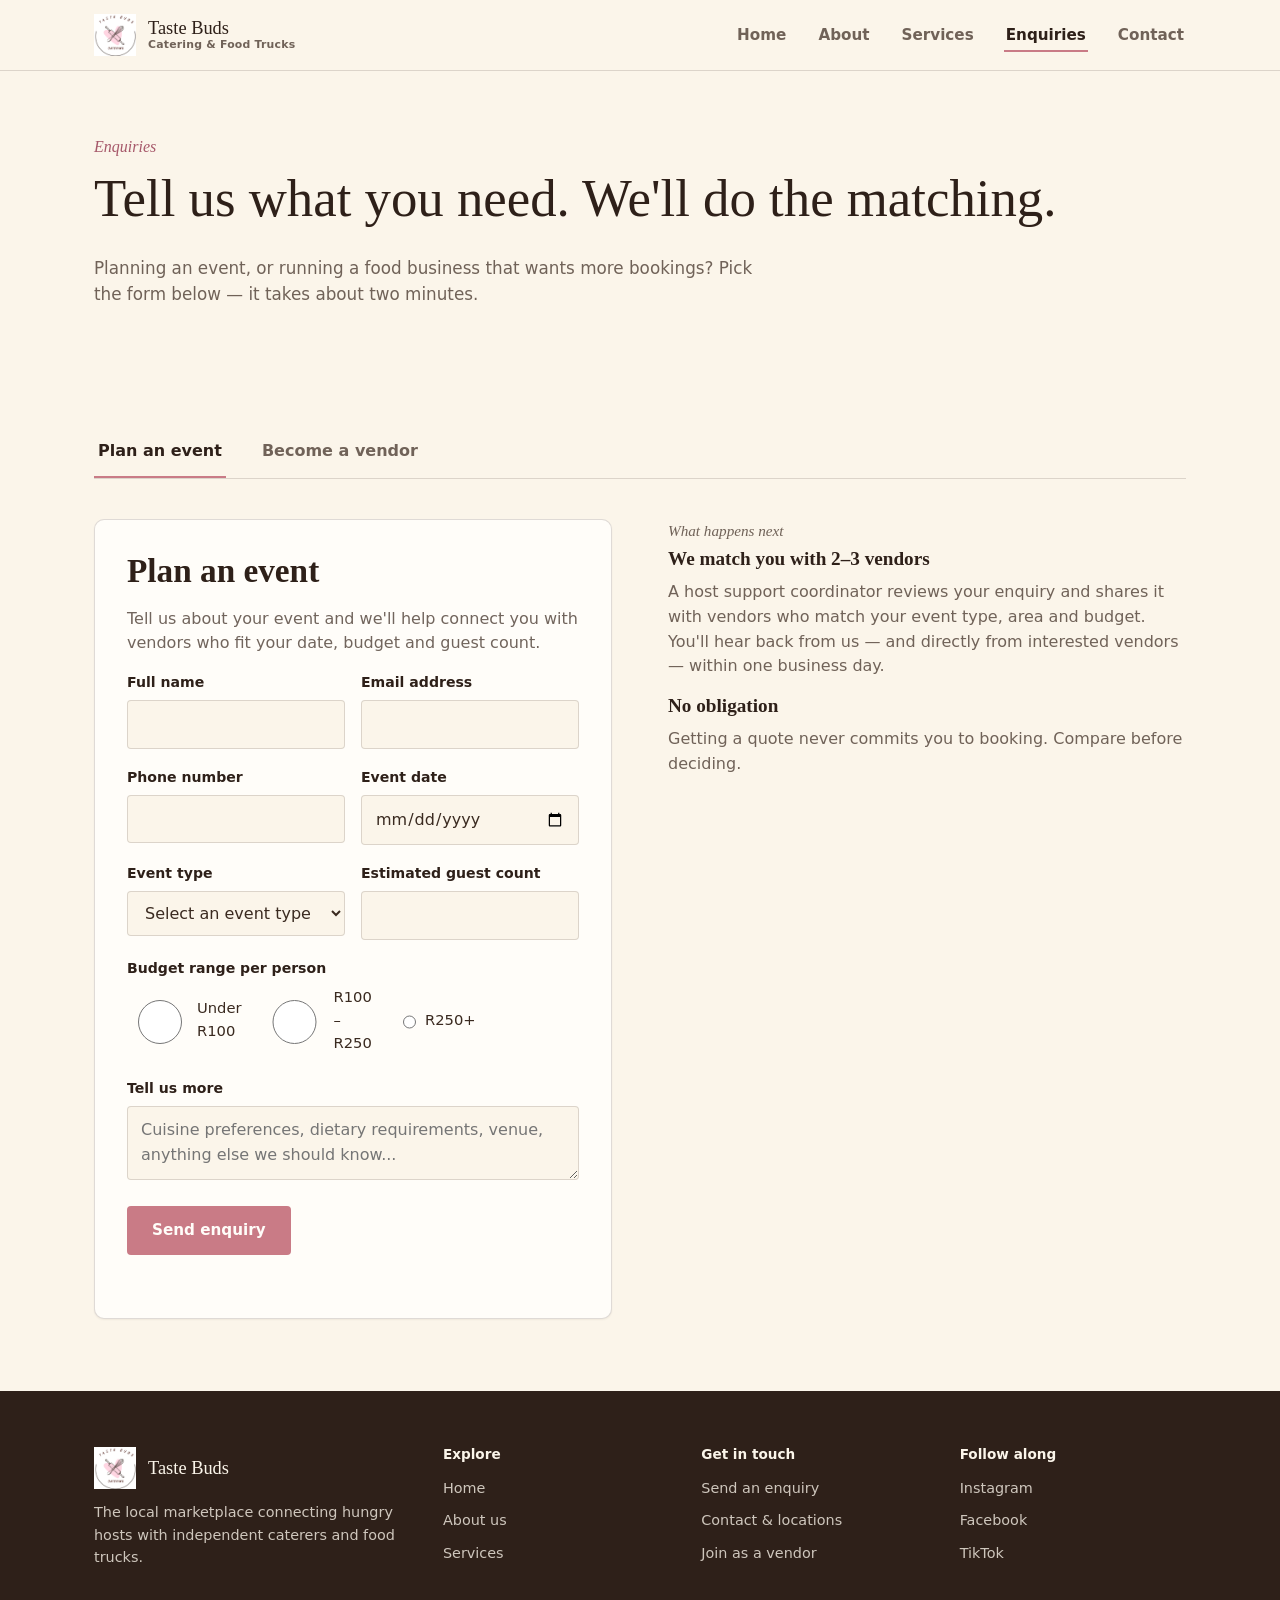
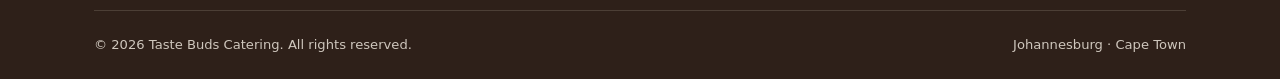
<file: tastebuds_part3/enquiries.html>
<!DOCTYPE html>
<html lang="en">
<head>
  <meta charset="UTF-8">
  <meta name="viewport" content="width=device-width, initial-scale=1, viewport-fit=cover">
  <meta name="theme-color" content="#FBF5EA">
  <meta name="apple-mobile-web-app-capable" content="yes">
  <meta name="apple-mobile-web-app-status-bar-style" content="default">
  <meta name="apple-mobile-web-app-title" content="Taste Buds">
  <link rel="manifest" href="manifest.webmanifest">
  <link rel="apple-touch-icon" href="icons/icon-192.png">
  <title>Enquiries | Taste Buds Catering</title>
  <meta name="description" content="Send an event enquiry to find local caterers and food trucks, or apply to become a Taste Buds Catering vendor.">
  <link rel="icon" href="images/Pink and Brown Minimalist Pastry Chef Logo (1).png" type="image/png">
  <link rel="preconnect" href="https://fonts.googleapis.com">
  <link rel="preconnect" href="https://fonts.gstatic.com" crossorigin>
  <link rel="stylesheet" href="css_assets/myfirststyles.css">
</head>
<body>
  <a class="skip-link" href="#main">Skip to main content</a>

  <header class="site-header">
    <nav class="nav wrap" aria-label="Primary">
      <a class="brand" href="index.html">
        <img src="images/Pink and Brown Minimalist Pastry Chef Logo (1).png" alt="Taste Buds Catering logo">
        <span class="brand-word">Taste Buds<small>Catering &amp; Food Trucks</small></span>
      </a>
      <button class="nav-toggle" type="button" aria-label="Toggle menu" aria-controls="primary-navigation" aria-expanded="false">
        <span></span>
      </button>
      <ul class="nav-links" id="primary-navigation">
        <li><a href="index.html">Home</a></li>
        <li><a href="about.html">About</a></li>
        <li><a href="services.html">Services</a></li>
        <li><a href="enquiries.html" aria-current="page">Enquiries</a></li>
        <li><a href="contact.html">Contact</a></li>
      </ul>
    </nav>
  </header>

  <main id="main">

    <section class="page-hero">
      <div class="wrap">
        <p class="breadcrumb">Enquiries</p>
        <h1>Tell us what you need. We'll do the matching.</h1>
        <p>Planning an event, or running a food business that wants more bookings? Pick the form below — it takes about two minutes.</p>
      </div>
    </section>

    <section>
      <div class="wrap">
        <div class="tabs" role="tablist" aria-label="Enquiry type">
          <button class="tab-btn" data-tab="event" role="tab" aria-selected="true">Plan an event</button>
          <button class="tab-btn" data-tab="vendor" role="tab" aria-selected="false">Become a vendor</button>
        </div>

        <!-- Event enquiry -->
        <div id="event" class="tab-panel active">
          <div class="two-col">
            <div class="form-card">
              <h2>Plan an event</h2>
              <p>Tell us about your event and we'll help connect you with vendors who fit your date, budget and guest count.</p>
              <form data-form="event enquiry" novalidate>
                <div class="field-row">
                  <div class="field">
                    <label for="ev-name">Full name</label>
                    <input type="text" id="ev-name" name="name" required>
                  </div>
                  <div class="field">
                    <label for="ev-email">Email address</label>
                    <input type="email" id="ev-email" name="email" required autocomplete="email" autocapitalize="none">
                  </div>
                </div>
                <div class="field-row">
                  <div class="field">
                    <label for="ev-phone">Phone number</label>
                    <input type="tel" id="ev-phone" name="phone" required>
                  </div>
                  <div class="field">
                    <label for="ev-date">Event date</label>
                    <input type="date" id="ev-date" name="date" required>
                  </div>
                </div>
                <div class="field-row">
                  <div class="field">
                    <label for="ev-type">Event type</label>
                    <select id="ev-type" name="event_type" required>
                      <option value="">Select an event type</option>
                      <option>Wedding</option>
                      <option>Corporate function</option>
                      <option>Birthday party</option>
                      <option>Community market</option>
                      <option>Private dinner</option>
                      <option>Other</option>
                    </select>
                  </div>
                  <div class="field">
                    <label for="ev-guests">Estimated guest count</label>
                    <input type="number" id="ev-guests" name="guests" min="1" required>
                  </div>
                </div>
                <fieldset class="field">
                  <label>Budget range per person</label>
                  <div class="radio-row">
                    <label><input type="radio" name="budget" value="under-100" required> Under R100</label>
                    <label><input type="radio" name="budget" value="100-250"> R100 – R250</label>
                    <label><input type="radio" name="budget" value="250-plus"> R250+</label>
                  </div>
                </fieldset>
                <div class="field">
                  <label for="ev-message">Tell us more</label>
                  <textarea id="ev-message" name="message" placeholder="Cuisine preferences, dietary requirements, venue, anything else we should know..."></textarea>
                </div>
                <button class="btn btn-primary" type="submit">Send enquiry</button>
                <div class="form-msg" role="status"></div>
              </form>
            </div>
            <div>
              <p class="eyebrow">What happens next</p>
              <h3>We match you with 2–3 vendors</h3>
              <p>A host support coordinator reviews your enquiry and shares it with vendors who match your event type, area and budget. You'll hear back from us — and directly from interested vendors — within one business day.</p>
              <h3>No obligation</h3>
              <p>Getting a quote never commits you to booking. Compare before deciding.</p>
            </div>
          </div>
        </div>

        <!-- Vendor enquiry -->
        <div id="vendor" class="tab-panel">
          <div class="two-col">
            <div class="form-card">
              <h2>Become a vendor</h2>
              <p>Tell us about your food business and we'll help you set up a profile that gets you found and booked.</p>
              <form data-form="vendor application" novalidate>
                <div class="field-row">
                  <div class="field">
                    <label for="v-business">Business name</label>
                    <input type="text" id="v-business" name="business_name" required>
                  </div>
                  <div class="field">
                    <label for="v-name">Contact name</label>
                    <input type="text" id="v-name" name="name" required>
                  </div>
                </div>
                <div class="field-row">
                  <div class="field">
                    <label for="v-email">Email address</label>
                    <input type="email" id="v-email" name="email" required autocomplete="email" autocapitalize="none">
                  </div>
                  <div class="field">
                    <label for="v-phone">Phone number</label>
                    <input type="tel" id="v-phone" name="phone" required>
                  </div>
                </div>
                <div class="field-row">
                  <div class="field">
                    <label for="v-category">Category</label>
                    <select id="v-category" name="category" required>
                      <option value="">Select a category</option>
                      <option>Food truck</option>
                      <option>Full-service catering</option>
                      <option>Desserts &amp; bakery</option>
                      <option>Beverage bar</option>
                      <option>Other</option>
                    </select>
                  </div>
                  <div class="field">
                    <label for="v-city">City</label>
                    <input type="text" id="v-city" name="city" required>
                  </div>
                </div>
                <div class="field">
                  <label for="v-message">Tell us about your food</label>
                  <textarea id="v-message" name="message" placeholder="Cuisine, typical menu, usual event sizes, anything else we should know..."></textarea>
                </div>
                <button class="btn btn-primary" type="submit">Apply as a vendor</button>
                <div class="form-msg" role="status"></div>
              </form>
            </div>
            <div>
              <p class="eyebrow">What happens next</p>
              <h3>We review within two business days</h3>
              <p>Our vendor relations team checks your details and reaches out to help set up your profile — menu, photos, pricing and availability.</p>
              <h3>Then you start getting found</h3>
              <p>Once live, hosts searching by cuisine, area and event type can find and message you directly.</p>
            </div>
          </div>
        </div>
      </div>
    </section>

  </main>

  <footer class="site-footer">
    <div class="wrap">
      <div class="footer-grid">
        <div class="footer-brand">
          <a class="brand" href="index.html">
            <img src="images/Pink and Brown Minimalist Pastry Chef Logo (1).png" alt="Taste Buds Catering logo">
            <span class="brand-word">Taste Buds</span>
          </a>
          <p>The local marketplace connecting hungry hosts with independent caterers and food trucks.</p>
        </div>
        <div>
          <h4>Explore</h4>
          <ul>
            <li><a href="index.html">Home</a></li>
            <li><a href="about.html">About us</a></li>
            <li><a href="services.html">Services</a></li>
          </ul>
        </div>
        <div>
          <h4>Get in touch</h4>
          <ul>
            <li><a href="enquiries.html">Send an enquiry</a></li>
            <li><a href="contact.html">Contact &amp; locations</a></li>
            <li><a href="enquiries.html#vendor">Join as a vendor</a></li>
          </ul>
        </div>
        <div>
          <h4>Follow along</h4>
          <ul>
            <li><a href="https://instagram.com" target="_blank" rel="noopener">Instagram</a></li>
            <li><a href="https://facebook.com" target="_blank" rel="noopener">Facebook</a></li>
            <li><a href="https://tiktok.com" target="_blank" rel="noopener">TikTok</a></li>
          </ul>
        </div>
      </div>
      <div class="footer-bottom">
        <span>&copy; <span class="current-year">2026</span> Taste Buds Catering. All rights reserved.</span>
        <span>Johannesburg · Cape Town</span>
      </div>
    </div>
  </footer>

  <script src="js_assets/script.js"></script>
</body>
</html>
</file>
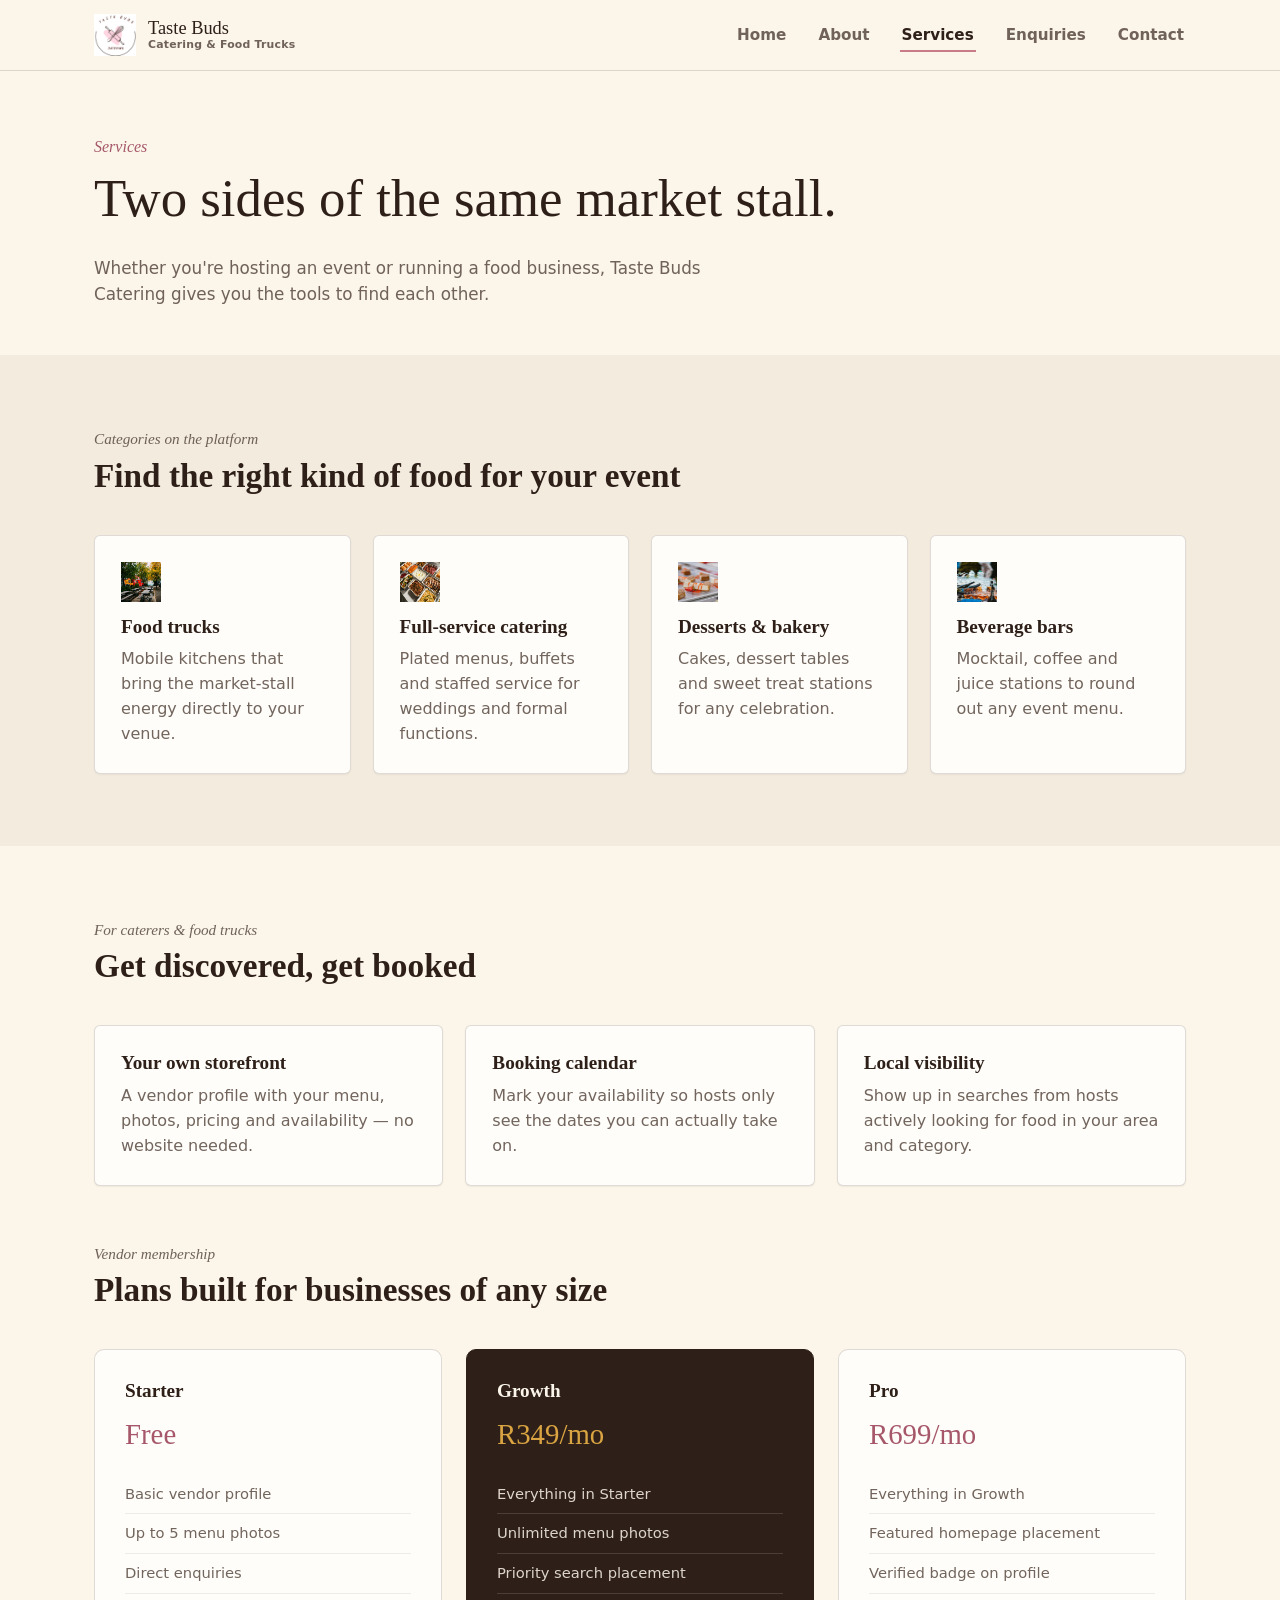
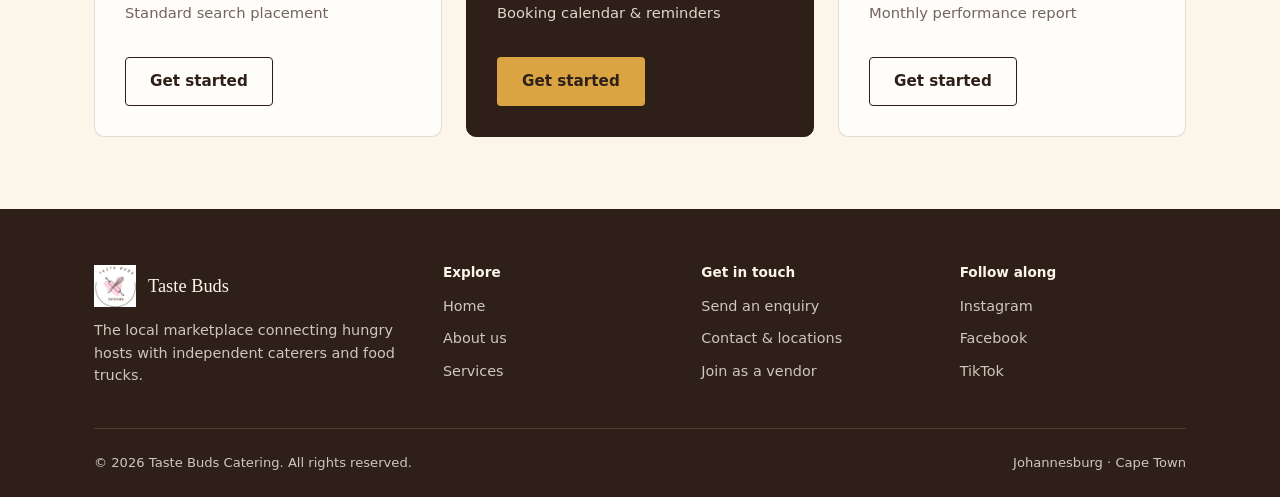
<file: tastebuds_part3/services.html>
<!DOCTYPE html>
<html lang="en">
<head>
  <meta charset="UTF-8">
  <meta name="viewport" content="width=device-width, initial-scale=1, viewport-fit=cover">
  <meta name="theme-color" content="#FBF5EA">
  <meta name="apple-mobile-web-app-capable" content="yes">
  <meta name="apple-mobile-web-app-status-bar-style" content="default">
  <meta name="apple-mobile-web-app-title" content="Taste Buds">
  <link rel="manifest" href="manifest.webmanifest">
  <link rel="apple-touch-icon" href="icons/icon-192.png">
  <title>Services | Taste Buds Catering</title>
  <meta name="description" content="Explore what Taste Buds Catering offers event hosts and local food vendors — from browsing and booking to vendor membership plans.">
  <link rel="icon" href="images/Pink and Brown Minimalist Pastry Chef Logo (1).png" type="image/png">
  <link rel="preconnect" href="https://fonts.googleapis.com">
  <link rel="preconnect" href="https://fonts.gstatic.com" crossorigin>
  <link rel="stylesheet" href="css_assets/myfirststyles.css">
</head>
<body>
  <a class="skip-link" href="#main">Skip to main content</a>

  <header class="site-header">
    <nav class="nav wrap" aria-label="Primary">
      <a class="brand" href="index.html">
        <img src="images/Pink and Brown Minimalist Pastry Chef Logo (1).png" alt="Taste Buds Catering logo">
        <span class="brand-word">Taste Buds<small>Catering &amp; Food Trucks</small></span>
      </a>
      <button class="nav-toggle" type="button" aria-label="Toggle menu" aria-controls="primary-navigation" aria-expanded="false">
        <span></span>
      </button>
      <ul class="nav-links" id="primary-navigation">
        <li><a href="index.html">Home</a></li>
        <li><a href="about.html">About</a></li>
        <li><a href="services.html" aria-current="page">Services</a></li>
        <li><a href="enquiries.html">Enquiries</a></li>
        <li><a href="contact.html">Contact</a></li>
      </ul>
    </nav>
  </header>

  <main id="main">

    <section class="page-hero">
      <div class="wrap">
        <p class="breadcrumb">Services</p>
        <h1>Two sides of the same market stall.</h1>
        <p>Whether you're hosting an event or running a food business, Taste Buds Catering gives you the tools to find each other.</p>
      </div>
    </section>

    <!-- Vendor categories -->
    <section class="section-alt">
      <div class="wrap">
        <div class="section-head">
          <p class="eyebrow">Categories on the platform</p>
          <h2>Find the right kind of food for your event</h2>
        </div>
        <div class="card-grid">
          <div class="card">
            <img class="icon" src="images/nathalia-segato-as26awWvRvM-unsplash (1).jpg" alt="">
            <h3>Food trucks</h3>
            <p>Mobile kitchens that bring the market-stall energy directly to your venue.</p>
          </div>
          <div class="card">
            <img class="icon" src="images/ana-maltez-HH6QTP20A3U-unsplash (1).jpg" alt="">
            <h3>Full-service catering</h3>
            <p>Plated menus, buffets and staffed service for weddings and formal functions.</p>
          </div>
          <div class="card">
            <img class="icon" src="images/createasea-y5GIoRweER4-unsplash (1).jpg" alt="">
            <h3>Desserts &amp; bakery</h3>
            <p>Cakes, dessert tables and sweet treat stations for any celebration.</p>
          </div>
          <div class="card">
            <img class="icon" src="images/pia-rohrer-cwcwPqsu5go-unsplash (1).jpg" alt="">
            <h3>Beverage bars</h3>
            <p>Mocktail, coffee and juice stations to round out any event menu.</p>
          </div>
        </div>
      </div>
    </section>

    <!-- For vendors -->
    <section>
      <div class="wrap">
        <div class="section-head">
          <p class="eyebrow">For caterers &amp; food trucks</p>
          <h2>Get discovered, get booked</h2>
        </div>
        <div class="card-grid">
          <div class="card">
            <h3>Your own storefront</h3>
            <p>A vendor profile with your menu, photos, pricing and availability — no website needed.</p>
          </div>
          <div class="card">
            <h3>Booking calendar</h3>
            <p>Mark your availability so hosts only see the dates you can actually take on.</p>
          </div>
          <div class="card">
            <h3>Local visibility</h3>
            <p>Show up in searches from hosts actively looking for food in your area and category.</p>
          </div>
        </div>

        <div class="section-head mt-lg">
          <p class="eyebrow">Vendor membership</p>
          <h2>Plans built for businesses of any size</h2>
        </div>
        <div class="plans">
          <div class="plan">
            <h3>Starter</h3>
            <div class="price">Free</div>
            <ul>
              <li>Basic vendor profile</li>
              <li>Up to 5 menu photos</li>
              <li>Direct enquiries</li>
              <li>Standard search placement</li>
            </ul>
            <a class="btn btn-ghost" href="enquiries.html#vendor">Get started</a>
          </div>
          <div class="plan featured">
            <h3>Growth</h3>
            <div class="price">R349/mo</div>
            <ul>
              <li>Everything in Starter</li>
              <li>Unlimited menu photos</li>
              <li>Priority search placement</li>
              <li>Booking calendar &amp; reminders</li>
            </ul>
            <a class="btn btn-on-dark" href="enquiries.html#vendor">Get started</a>
          </div>
          <div class="plan">
            <h3>Pro</h3>
            <div class="price">R699/mo</div>
            <ul>
              <li>Everything in Growth</li>
              <li>Featured homepage placement</li>
              <li>Verified badge on profile</li>
              <li>Monthly performance report</li>
            </ul>
            <a class="btn btn-ghost" href="enquiries.html#vendor">Get started</a>
          </div>
        </div>
      </div>
    </section>

  </main>

  <footer class="site-footer">
    <div class="wrap">
      <div class="footer-grid">
        <div class="footer-brand">
          <a class="brand" href="index.html">
            <img src="images/Pink and Brown Minimalist Pastry Chef Logo (1).png" alt="Taste Buds Catering logo">
            <span class="brand-word">Taste Buds</span>
          </a>
          <p>The local marketplace connecting hungry hosts with independent caterers and food trucks.</p>
        </div>
        <div>
          <h4>Explore</h4>
          <ul>
            <li><a href="index.html">Home</a></li>
            <li><a href="about.html">About us</a></li>
            <li><a href="services.html">Services</a></li>
          </ul>
        </div>
        <div>
          <h4>Get in touch</h4>
          <ul>
            <li><a href="enquiries.html">Send an enquiry</a></li>
            <li><a href="contact.html">Contact &amp; locations</a></li>
            <li><a href="enquiries.html#vendor">Join as a vendor</a></li>
          </ul>
        </div>
        <div>
          <h4>Follow along</h4>
          <ul>
            <li><a href="https://instagram.com" target="_blank" rel="noopener">Instagram</a></li>
            <li><a href="https://facebook.com" target="_blank" rel="noopener">Facebook</a></li>
            <li><a href="https://tiktok.com" target="_blank" rel="noopener">TikTok</a></li>
          </ul>
        </div>
      </div>
      <div class="footer-bottom">
        <span>&copy; <span class="current-year">2026</span> Taste Buds Catering. All rights reserved.</span>
        <span>Johannesburg · Cape Town</span>
      </div>
    </div>
  </footer>

  <script src="js_assets/script.js"></script>
</body>
</html>
</file>
<file: tastebuds_catering/css_assets/myfirststyles.css>
/* =========================================================
   Taste Buds Catering — stylesheet
   A warm, market-stall look built around the pink & brown
   pastry-chef mark: dusty rose, espresso brown, marigold,
   on a soft unbleached-paper background.
   ========================================================= */

:root{
  --cream:      #FBF5EA;   /* page background */
  --paper:      #FFFDF9;   /* card / raised surface */
  --espresso:   #2E2019;   /* darkest brown — dark sections, headings */
  --ink:        #3A2A20;   /* body text */
  --ink-70:     rgba(58,42,32,0.72);
  --ink-50:     rgba(58,42,32,0.5);
  --rose:       #C97B86;   /* primary accent, from the logo */
  --rose-deep:  #A6586A;   /* hover / pressed state */
  --rose-tint:  #F3DEE1;   /* pale wash for tags, highlights */
  --marigold:   #D9A441;   /* secondary accent — market energy */
  --line:       rgba(58,42,32,0.16);
  --line-soft:  rgba(58,42,32,0.08);
  --cream-dim:  #F3ECDE;

  --serif: 'Fraunces', Georgia, 'Times New Roman', serif;
  --sans:  'Karla', system-ui, -apple-system, 'Segoe UI', sans-serif;

  --radius: 6px;
  --radius-lg: 10px;
  --shadow-card: 0 1px 2px rgba(46,32,25,0.06);
  --wrap: 1140px;
}

/* ---------- Reset & base ---------- */
*, *::before, *::after{ box-sizing: border-box; }
html{ scroll-behavior: smooth; }
body{
  margin: 0;
  background: var(--cream);
  color: var(--ink);
  font-family: var(--sans);
  font-size: 16px;
  line-height: 1.55;
  -webkit-font-smoothing: antialiased;
}
img{ max-width: 100%; display: block; }
a{ color: inherit; text-decoration: none; }
ul{ list-style: none; margin: 0; padding: 0; }
h1, h2, h3, h4{
  font-family: var(--serif);
  color: var(--espresso);
  line-height: 1.15;
  margin: 0 0 0.5em;
  font-weight: 600;
}
h1{ font-size: clamp(2.1rem, 4.2vw, 3.3rem); font-weight: 500; }
h2{ font-size: clamp(1.6rem, 2.6vw, 2.1rem); }
h3{ font-size: 1.2rem; }
p{ margin: 0 0 1em; max-width: 62ch; }
p:last-child{ margin-bottom: 0; }

.wrap{
  max-width: var(--wrap);
  margin: 0 auto;
  padding: 0 24px;
}

.skip-link{
  position: absolute;
  left: -999px;
  top: auto;
  background: var(--espresso);
  color: var(--cream);
  padding: 12px 18px;
  border-radius: var(--radius);
  z-index: 999;
}
.skip-link:focus{ left: 16px; top: 16px; }

:focus-visible{
  outline: 2px solid var(--rose-deep);
  outline-offset: 2px;
}

section{ padding: 72px 0; }
.section-alt{ background: var(--cream-dim); }
.section-dark{ background: var(--espresso); color: var(--cream); }
.section-dark h1, .section-dark h2, .section-dark h3{ color: var(--cream); }

.eyebrow{
  font-family: var(--serif);
  font-style: italic;
  color: var(--rose-deep);
  font-size: 0.95rem;
  margin: 0 0 6px;
}
.section-head{ max-width: 640px; margin-bottom: 40px; }
.section-head p{ color: var(--ink-70); }

.mt-lg{ margin-top: 56px; }

/* ---------- Buttons ---------- */
.btn{
  display: inline-block;
  font-family: var(--sans);
  font-weight: 600;
  font-size: 0.95rem;
  padding: 12px 24px;
  border-radius: 4px;
  border: 1.5px solid transparent;
  cursor: pointer;
  transition: background-color 0.15s ease, border-color 0.15s ease, color 0.15s ease;
}
.btn-primary{ background: var(--rose); color: var(--paper); }
.btn-primary:hover{ background: var(--rose-deep); }
.btn-on-dark{ background: var(--marigold); color: var(--espresso); }
.btn-on-dark:hover{ background: #c69333; }
.btn-ghost{
  background: transparent;
  border-color: var(--espresso);
  color: var(--espresso);
}
.btn-ghost:hover{ background: var(--espresso); color: var(--cream); }

/* ---------- Header / nav ---------- */
.site-header{
  background: var(--cream);
  border-bottom: 1px solid var(--line);
  position: sticky;
  top: 0;
  z-index: 100;
}
.nav{
  display: flex;
  align-items: center;
  justify-content: space-between;
  padding: 14px 24px;
  position: relative;
}
.brand{
  display: flex;
  align-items: center;
  gap: 12px;
  font-family: var(--serif);
  font-size: 1.15rem;
  color: var(--espresso);
}
.brand img{ height: 42px; width: 42px; object-fit: contain; }
.brand-word{ line-height: 1.15; }
.brand-word br{ display: none; }
.brand-word small{
  display: block;
  font-family: var(--sans);
  font-size: 0.68rem;
  font-weight: 600;
  color: var(--ink-70);
  letter-spacing: 0.02em;
}

.nav-links{
  display: flex;
  gap: 28px;
}
.nav-links a{
  font-weight: 600;
  font-size: 0.95rem;
  color: var(--ink-70);
  padding: 6px 2px;
  border-bottom: 2px solid transparent;
}
.nav-links a:hover,
.nav-links a[aria-current="page"]{
  color: var(--espresso);
  border-bottom-color: var(--rose);
}

.nav-toggle{
  display: none;
  background: none;
  border: none;
  width: 40px;
  height: 40px;
  padding: 0;
  cursor: pointer;
  position: relative;
}
.nav-toggle span,
.nav-toggle span::before,
.nav-toggle span::after{
  content: "";
  position: absolute;
  left: 8px;
  right: 8px;
  height: 2px;
  background: var(--espresso);
  transition: transform 0.2s ease, opacity 0.2s ease;
}
.nav-toggle span{ top: 19px; }
.nav-toggle span::before{ top: -7px; }
.nav-toggle span::after{ top: 7px; }
.nav-toggle[aria-expanded="true"] span{ background: transparent; }
.nav-toggle[aria-expanded="true"] span::before{ transform: translateY(7px) rotate(45deg); }
.nav-toggle[aria-expanded="true"] span::after{ transform: translateY(-7px) rotate(-45deg); }

@media (max-width: 800px){
  .nav-toggle{ display: block; }
  .nav-links{
    position: absolute;
    top: 100%;
    left: 0;
    right: 0;
    background: var(--cream);
    border-bottom: 1px solid var(--line);
    flex-direction: column;
    gap: 0;
    max-height: 0;
    overflow: hidden;
    transition: max-height 0.25s ease;
  }
  .nav-links.is-open{ max-height: 320px; }
  .nav-links li{ border-top: 1px solid var(--line-soft); }
  .nav-links a{ display: block; padding: 14px 24px; border-bottom: none; }
}

/* ---------- Page hero (inner pages) ---------- */
.page-hero{
  padding: 64px 0 48px;
}
.breadcrumb{
  font-family: var(--serif);
  font-style: italic;
  color: var(--rose-deep);
  margin-bottom: 8px;
}
.page-hero p:not(.breadcrumb){ color: var(--ink-70); font-size: 1.05rem; }

/* ---------- Home hero ---------- */
.hero{
  background: var(--espresso);
  color: var(--cream);
  padding: 80px 0;
}
.hero-inner{
  display: grid;
  grid-template-columns: 1.1fr 1fr;
  gap: 56px;
  align-items: center;
}
.hero .lead{ color: rgba(251,245,234,0.82); font-size: 1.05rem; }
.hero-ctas{ display: flex; flex-wrap: wrap; gap: 14px; margin: 28px 0 20px; }
.hero-tags{ display: flex; flex-wrap: wrap; gap: 10px; }
.hero-tags span{
  border: 1px solid rgba(251,245,234,0.35);
  color: rgba(251,245,234,0.85);
  padding: 6px 14px;
  border-radius: 999px;
  font-size: 0.82rem;
}
.hero-visual{
  display: grid;
  grid-template-columns: 1fr 1fr;
  gap: 16px;
}
.icon-tile{
  background: rgba(251,245,234,0.06);
  border: 1px solid rgba(251,245,234,0.16);
  border-radius: var(--radius-lg);
  padding: 10px;
  text-align: center;
  font-size: 0.82rem;
  color: rgba(251,245,234,0.85);
}
.icon-tile img{
  border-radius: 6px;
  aspect-ratio: 4/3;
  object-fit: cover;
  margin-bottom: 8px;
}

/* ---------- Two-column content ---------- */
.two-col{
  display: grid;
  grid-template-columns: 1fr 1fr;
  gap: 56px;
  align-items: start;
}
.two-col h2{ margin-top: 0; }
.two-col p{ color: var(--ink-70); }

/* ---------- Steps ---------- */
.steps{
  display: grid;
  grid-template-columns: repeat(3, 1fr);
  gap: 28px;
}
.step .num{
  display: block;
  font-family: var(--serif);
  font-style: italic;
  color: var(--marigold);
  margin-bottom: 10px;
  font-size: 0.95rem;
}

/* ---------- Cards ---------- */
.card-grid{
  display: grid;
  grid-template-columns: repeat(auto-fit, minmax(230px, 1fr));
  gap: 22px;
}
.card{
  background: var(--paper);
  border: 1px solid var(--line);
  border-radius: var(--radius);
  padding: 26px;
  box-shadow: var(--shadow-card);
}
.card img.icon{
  width: 40px;
  height: 40px;
  margin-bottom: 14px;
}
.card p{ color: var(--ink-70); }

/* ---------- Vendor cards ---------- */
.vendor-card{
  background: var(--paper);
  border: 1px solid var(--line);
  border-radius: var(--radius);
  overflow: hidden;
  box-shadow: var(--shadow-card);
  display: flex;
  flex-direction: column;
}
.vendor-card .vendor-body{ padding: 22px; }
.vendor-card h3{ margin-bottom: 4px; }
.vendor-card .vendor-meta{
  display: flex;
  justify-content: space-between;
  align-items: baseline;
  gap: 12px;
  margin-top: 14px;
  padding-top: 14px;
  border-top: 1px solid var(--line-soft);
  font-size: 0.85rem;
}
.vendor-card .vendor-location{ color: var(--ink-70); }
.vendor-card .vendor-price{
  font-family: var(--serif);
  color: var(--rose-deep);
  font-weight: 600;
}
.vendor-card .tag{ margin-bottom: 10px; }

/* ---------- Tag ---------- */
.tag{
  display: inline-block;
  background: var(--rose-tint);
  color: var(--rose-deep);
  font-size: 0.75rem;
  font-weight: 700;
  padding: 4px 10px;
  border-radius: 999px;
}

/* ---------- Timeline ---------- */
.timeline{
  position: relative;
  padding-left: 28px;
  border-left: 2px solid var(--line);
}
.timeline-item{ padding-bottom: 32px; position: relative; }
.timeline-item:last-child{ padding-bottom: 0; }
.timeline-item::before{
  content: "";
  position: absolute;
  left: -34px;
  top: 6px;
  width: 11px;
  height: 11px;
  border-radius: 50%;
  background: var(--rose);
  border: 2px solid var(--cream);
}
.timeline-item time{
  font-family: var(--serif);
  font-style: italic;
  color: var(--rose-deep);
  font-size: 0.9rem;
}
.timeline-item p{ color: var(--ink-70); }

/* ---------- Stats ---------- */
.stats{
  display: grid;
  grid-template-columns: repeat(4, 1fr);
  gap: 24px;
  text-align: center;
}
.stat b{
  display: block;
  font-family: var(--serif);
  font-size: 2.2rem;
  color: var(--marigold);
}
.stat span{ color: rgba(251,245,234,0.75); font-size: 0.9rem; }

/* ---------- Quotes ---------- */
.quote-grid{
  display: grid;
  grid-template-columns: repeat(auto-fit, minmax(260px, 1fr));
  gap: 24px;
}
.quote{
  margin: 0;
  border-left: 3px solid var(--rose);
  padding: 4px 0 4px 22px;
}
.quote p{
  font-family: var(--serif);
  font-size: 1.1rem;
  color: var(--espresso);
}
.quote footer{ color: var(--ink-70); font-size: 0.88rem; margin-top: 10px; }

/* ---------- CTA banner ---------- */
.cta-banner{
  background: var(--rose-tint);
  text-align: left;
}
.cta-banner p{ color: var(--ink-70); }
.cta-banner .btns{ margin-top: 20px; }

/* ---------- Locations (contact page) ---------- */
.locations{
  display: grid;
  grid-template-columns: repeat(auto-fit, minmax(320px, 1fr));
  gap: 28px;
}
.location-card{
  background: var(--paper);
  border: 1px solid var(--line);
  border-radius: var(--radius-lg);
  overflow: hidden;
  box-shadow: var(--shadow-card);
}
.location-card iframe{
  width: 100%;
  height: 220px;
  border: 0;
  display: block;
}
.location-card .details{ padding: 22px; }
.location-card .details p{ color: var(--ink-70); margin-bottom: 4px; }
.location-card .hint{ font-size: 0.86rem; }

/* ---------- Forms ---------- */
.form-card{
  background: var(--paper);
  border: 1px solid var(--line);
  border-radius: var(--radius-lg);
  padding: 32px;
  box-shadow: var(--shadow-card);
}
.form-card > p{ color: var(--ink-70); }
.field{ margin-bottom: 18px; }
.field-row{
  display: grid;
  grid-template-columns: 1fr 1fr;
  gap: 16px;
}
.field label{
  display: block;
  font-weight: 600;
  font-size: 0.88rem;
  margin-bottom: 6px;
  color: var(--espresso);
}
.field input,
.field select,
.field textarea{
  width: 100%;
  font-family: var(--sans);
  font-size: 0.95rem;
  padding: 11px 13px;
  border: 1px solid var(--line);
  border-radius: 4px;
  background: var(--cream);
  color: var(--ink);
}
.field textarea{ min-height: 110px; resize: vertical; }
.field input:focus,
.field select:focus,
.field textarea:focus{
  outline: none;
  border-color: var(--rose);
  box-shadow: 0 0 0 3px var(--rose-tint);
}
.radio-row{ display: flex; flex-wrap: wrap; gap: 18px; margin-top: 6px; }
.radio-row label{
  display: flex;
  align-items: center;
  gap: 6px;
  font-weight: 400;
  font-size: 0.92rem;
  color: var(--ink);
}
fieldset.field{ border: none; padding: 0; margin: 0 0 18px; }
fieldset.field > label{ margin-bottom: 4px; }

.form-msg{
  margin-top: 14px;
  font-size: 0.9rem;
  font-weight: 600;
  min-height: 1.2em;
}
.form-msg.success{ color: #4B7A4E; }
.form-msg.error{ color: var(--rose-deep); }

/* ---------- Tabs (enquiries page) ---------- */
.tabs{
  display: flex;
  gap: 8px;
  border-bottom: 1px solid var(--line);
  margin-bottom: 40px;
}
.tab-btn{
  background: none;
  border: none;
  font-family: var(--sans);
  font-weight: 700;
  font-size: 1rem;
  color: var(--ink-70);
  padding: 12px 4px;
  margin-right: 24px;
  border-bottom: 2px solid transparent;
  cursor: pointer;
}
.tab-btn:hover{ color: var(--espresso); }
.tab-btn[aria-selected="true"]{
  color: var(--espresso);
  border-bottom-color: var(--rose);
}
.tab-panel{ display: none; }
.tab-panel.active{ display: block; }

/* ---------- Plans (services page) ---------- */
.plans{
  display: grid;
  grid-template-columns: repeat(3, 1fr);
  gap: 24px;
}
.plan{
  background: var(--paper);
  border: 1px solid var(--line);
  border-radius: var(--radius-lg);
  padding: 30px;
}
.plan.featured{
  border-color: var(--espresso);
  background: var(--espresso);
  color: var(--cream);
}
.plan.featured h3{ color: var(--cream); }
.plan .price{
  font-family: var(--serif);
  font-size: 1.8rem;
  color: var(--rose-deep);
  margin: 6px 0 18px;
}
.plan.featured .price{ color: var(--marigold); }
.plan ul{ margin: 0 0 24px; }
.plan li{
  padding: 8px 0;
  border-bottom: 1px solid var(--line-soft);
  font-size: 0.92rem;
  color: var(--ink-70);
}
.plan.featured li{ border-bottom-color: rgba(251,245,234,0.14); color: rgba(251,245,234,0.85); }
.plan li:last-child{ border-bottom: none; }

/* ---------- Social chips (contact page) ---------- */
.social-row{ display: flex; flex-wrap: wrap; gap: 10px; margin-top: 8px; }
.social-chip{
  border: 1px solid var(--line);
  color: var(--ink-70);
  padding: 6px 14px;
  border-radius: 999px;
  font-size: 0.8rem;
  font-weight: 600;
}
.social-chip:hover{ border-color: var(--rose); color: var(--rose-deep); }

/* ---------- Footer ---------- */
.site-footer{
  background: var(--espresso);
  color: rgba(251,245,234,0.78);
  padding: 56px 0 24px;
}
.footer-grid{
  display: grid;
  grid-template-columns: 1.4fr 1fr 1fr 1fr;
  gap: 32px;
  padding-bottom: 36px;
}
.footer-brand .brand{ color: var(--cream); margin-bottom: 12px; }
.footer-brand p{ font-size: 0.9rem; max-width: 40ch; }
.site-footer h4{
  color: var(--cream);
  font-family: var(--sans);
  font-size: 0.85rem;
  font-weight: 700;
  margin-bottom: 14px;
}
.site-footer ul li{ margin-bottom: 10px; font-size: 0.9rem; }
.site-footer a:hover{ color: var(--rose); }
.footer-bottom{
  display: flex;
  justify-content: space-between;
  flex-wrap: wrap;
  gap: 8px;
  padding-top: 24px;
  border-top: 1px solid rgba(251,245,234,0.14);
  font-size: 0.82rem;
}

/* ---------- Responsive ---------- */
@media (max-width: 900px){
  .hero-inner{ grid-template-columns: 1fr; }
  .two-col{ grid-template-columns: 1fr; gap: 36px; }
  .steps{ grid-template-columns: 1fr; }
  .stats{ grid-template-columns: 1fr 1fr; }
  .plans{ grid-template-columns: 1fr; }
  .footer-grid{ grid-template-columns: 1fr 1fr; }
  .field-row{ grid-template-columns: 1fr; }
  section{ padding: 52px 0; }
}
@media (max-width: 520px){
  .footer-grid{ grid-template-columns: 1fr; }
  .stats{ grid-template-columns: 1fr 1fr; }
}

/* ---------- Reduced motion ---------- */
@media (prefers-reduced-motion: reduce){
  html{ scroll-behavior: auto; }
  *{ transition: none !important; }
}


/* ---------- Extra responsive fixes ---------- */
.tab-panel[hidden]{ display:none; }

@media (max-width: 900px){
  .hero-inner,
  .two-col{ grid-template-columns: 1fr; gap: 36px; }
  .stats{ grid-template-columns: repeat(2, 1fr); }
  .steps{ grid-template-columns: 1fr; }
}

@media (max-width: 600px){
  section{ padding: 52px 0; }
  .wrap{ padding-left: 18px; padding-right: 18px; }
  .hero{ padding: 58px 0; }
  .hero-visual{ grid-template-columns: 1fr 1fr; gap: 10px; }
  .hero-ctas .btn{ width: 100%; text-align: center; }
  .field-row{ grid-template-columns: 1fr; }
  .stats{ grid-template-columns: 1fr 1fr; gap: 16px; }
  .card{ padding: 20px; }
  .vendor-card .vendor-meta{ align-items: flex-start; flex-direction: column; }
}
</file>
<file: tastebuds_part3/css_assets/myfirststyles.css>
/* =========================================================
   Taste Buds Catering — stylesheet
   A warm, market-stall look built around the pink & brown
   pastry-chef mark: dusty rose, espresso brown, marigold,
   on a soft unbleached-paper background.
   ========================================================= */

:root{
  --cream:      #FBF5EA;   /* page background */
  --paper:      #FFFDF9;   /* card / raised surface */
  --espresso:   #2E2019;   /* darkest brown — dark sections, headings */
  --ink:        #3A2A20;   /* body text */
  --ink-70:     rgba(58,42,32,0.72);
  --ink-50:     rgba(58,42,32,0.5);
  --rose:       #C97B86;   /* primary accent, from the logo */
  --rose-deep:  #A6586A;   /* hover / pressed state */
  --rose-tint:  #F3DEE1;   /* pale wash for tags, highlights */
  --marigold:   #D9A441;   /* secondary accent — market energy */
  --line:       rgba(58,42,32,0.16);
  --line-soft:  rgba(58,42,32,0.08);
  --cream-dim:  #F3ECDE;

  --serif: 'Fraunces', Georgia, 'Times New Roman', serif;
  --sans:  'Karla', system-ui, -apple-system, 'Segoe UI', sans-serif;

  --radius: 6px;
  --radius-lg: 10px;
  --shadow-card: 0 1px 2px rgba(46,32,25,0.06);
  --wrap: 1140px;
}

/* ---------- Reset & base ---------- */
*, *::before, *::after{ box-sizing: border-box; }
html{ scroll-behavior: smooth; }
body{
  margin: 0;
  background: var(--cream);
  color: var(--ink);
  font-family: var(--sans);
  font-size: 16px;
  line-height: 1.55;
  -webkit-font-smoothing: antialiased;
}
img{ max-width: 100%; display: block; }
a{ color: inherit; text-decoration: none; }
ul{ list-style: none; margin: 0; padding: 0; }
h1, h2, h3, h4{
  font-family: var(--serif);
  color: var(--espresso);
  line-height: 1.15;
  margin: 0 0 0.5em;
  font-weight: 600;
}
h1{ font-size: clamp(2.1rem, 4.2vw, 3.3rem); font-weight: 500; }
h2{ font-size: clamp(1.6rem, 2.6vw, 2.1rem); }
h3{ font-size: 1.2rem; }
p{ margin: 0 0 1em; max-width: 62ch; }
p:last-child{ margin-bottom: 0; }

.wrap{
  max-width: var(--wrap);
  margin: 0 auto;
  padding: 0 24px;
}

.skip-link{
  position: absolute;
  left: -999px;
  top: auto;
  background: var(--espresso);
  color: var(--cream);
  padding: 12px 18px;
  border-radius: var(--radius);
  z-index: 999;
}
.skip-link:focus{ left: 16px; top: 16px; }

:focus-visible{
  outline: 2px solid var(--rose-deep);
  outline-offset: 2px;
}

section{ padding: 72px 0; }
.section-alt{ background: var(--cream-dim); }
.section-dark{ background: var(--espresso); color: var(--cream); }
.section-dark h1, .section-dark h2, .section-dark h3{ color: var(--cream); }

.eyebrow{
  font-family: var(--serif);
  font-style: italic;
  color: var(--rose-deep);
  font-size: 0.95rem;
  margin: 0 0 6px;
}
.section-head{ max-width: 640px; margin-bottom: 40px; }
.section-head p{ color: var(--ink-70); }

.mt-lg{ margin-top: 56px; }

/* ---------- Buttons ---------- */
.btn{
  display: inline-block;
  font-family: var(--sans);
  font-weight: 600;
  font-size: 0.95rem;
  padding: 12px 24px;
  border-radius: 4px;
  border: 1.5px solid transparent;
  cursor: pointer;
  transition: background-color 0.15s ease, border-color 0.15s ease, color 0.15s ease;
}
.btn-primary{ background: var(--rose); color: var(--paper); }
.btn-primary:hover{ background: var(--rose-deep); }
.btn-on-dark{ background: var(--marigold); color: var(--espresso); }
.btn-on-dark:hover{ background: #c69333; }
.btn-ghost{
  background: transparent;
  border-color: var(--espresso);
  color: var(--espresso);
}
.btn-ghost:hover{ background: var(--espresso); color: var(--cream); }

/* ---------- Header / nav ---------- */
.site-header{
  background: var(--cream);
  border-bottom: 1px solid var(--line);
  position: sticky;
  top: 0;
  z-index: 100;
}
.nav{
  display: flex;
  align-items: center;
  justify-content: space-between;
  padding: 14px 24px;
  position: relative;
}
.brand{
  display: flex;
  align-items: center;
  gap: 12px;
  font-family: var(--serif);
  font-size: 1.15rem;
  color: var(--espresso);
}
.brand img{ height: 42px; width: 42px; object-fit: contain; }
.brand-word{ line-height: 1.15; }
.brand-word br{ display: none; }
.brand-word small{
  display: block;
  font-family: var(--sans);
  font-size: 0.68rem;
  font-weight: 600;
  color: var(--ink-70);
  letter-spacing: 0.02em;
}

.nav-links{
  display: flex;
  gap: 28px;
}
.nav-links a{
  font-weight: 600;
  font-size: 0.95rem;
  color: var(--ink-70);
  padding: 6px 2px;
  border-bottom: 2px solid transparent;
}
.nav-links a:hover,
.nav-links a[aria-current="page"]{
  color: var(--espresso);
  border-bottom-color: var(--rose);
}

.nav-toggle{
  display: none;
  background: none;
  border: none;
  width: 40px;
  height: 40px;
  padding: 0;
  cursor: pointer;
  position: relative;
}
.nav-toggle span,
.nav-toggle span::before,
.nav-toggle span::after{
  content: "";
  position: absolute;
  left: 8px;
  right: 8px;
  height: 2px;
  background: var(--espresso);
  transition: transform 0.2s ease, opacity 0.2s ease;
}
.nav-toggle span{ top: 19px; }
.nav-toggle span::before{ top: -7px; }
.nav-toggle span::after{ top: 7px; }
.nav-toggle[aria-expanded="true"] span{ background: transparent; }
.nav-toggle[aria-expanded="true"] span::before{ transform: translateY(7px) rotate(45deg); }
.nav-toggle[aria-expanded="true"] span::after{ transform: translateY(-7px) rotate(-45deg); }

@media (max-width: 800px){
  .nav-toggle{ display: block; }
  .nav-links{
    position: absolute;
    top: 100%;
    left: 0;
    right: 0;
    background: var(--cream);
    border-bottom: 1px solid var(--line);
    flex-direction: column;
    gap: 0;
    max-height: 0;
    overflow: hidden;
    transition: max-height 0.25s ease;
  }
  .nav-links.is-open{ max-height: 320px; }
  .nav-links li{ border-top: 1px solid var(--line-soft); }
  .nav-links a{ display: block; padding: 14px 24px; border-bottom: none; }
}

/* ---------- Page hero (inner pages) ---------- */
.page-hero{
  padding: 64px 0 48px;
}
.breadcrumb{
  font-family: var(--serif);
  font-style: italic;
  color: var(--rose-deep);
  margin-bottom: 8px;
}
.page-hero p:not(.breadcrumb){ color: var(--ink-70); font-size: 1.05rem; }

/* ---------- Home hero ---------- */
.hero{
  background: var(--espresso);
  color: var(--cream);
  padding: 80px 0;
}
.hero-inner{
  display: grid;
  grid-template-columns: 1.1fr 1fr;
  gap: 56px;
  align-items: center;
}
.hero .lead{ color: rgba(251,245,234,0.82); font-size: 1.05rem; }
.hero-ctas{ display: flex; flex-wrap: wrap; gap: 14px; margin: 28px 0 20px; }
.hero-tags{ display: flex; flex-wrap: wrap; gap: 10px; }
.hero-tags span{
  border: 1px solid rgba(251,245,234,0.35);
  color: rgba(251,245,234,0.85);
  padding: 6px 14px;
  border-radius: 999px;
  font-size: 0.82rem;
}
.hero-visual{
  display: grid;
  grid-template-columns: 1fr 1fr;
  gap: 16px;
}
.icon-tile{
  background: rgba(251,245,234,0.06);
  border: 1px solid rgba(251,245,234,0.16);
  border-radius: var(--radius-lg);
  padding: 10px;
  text-align: center;
  font-size: 0.82rem;
  color: rgba(251,245,234,0.85);
}
.icon-tile img{
  border-radius: 6px;
  aspect-ratio: 4/3;
  object-fit: cover;
  margin-bottom: 8px;
}

/* ---------- Two-column content ---------- */
.two-col{
  display: grid;
  grid-template-columns: 1fr 1fr;
  gap: 56px;
  align-items: start;
}
.two-col h2{ margin-top: 0; }
.two-col p{ color: var(--ink-70); }

/* ---------- Steps ---------- */
.steps{
  display: grid;
  grid-template-columns: repeat(3, 1fr);
  gap: 28px;
}
.step .num{
  display: block;
  font-family: var(--serif);
  font-style: italic;
  color: var(--marigold);
  margin-bottom: 10px;
  font-size: 0.95rem;
}

/* ---------- Cards ---------- */
.card-grid{
  display: grid;
  grid-template-columns: repeat(auto-fit, minmax(230px, 1fr));
  gap: 22px;
}
.card{
  background: var(--paper);
  border: 1px solid var(--line);
  border-radius: var(--radius);
  padding: 26px;
  box-shadow: var(--shadow-card);
}
.card img.icon{
  width: 40px;
  height: 40px;
  margin-bottom: 14px;
}
.card p{ color: var(--ink-70); }

/* ---------- Vendor cards ---------- */
.vendor-card{
  background: var(--paper);
  border: 1px solid var(--line);
  border-radius: var(--radius);
  overflow: hidden;
  box-shadow: var(--shadow-card);
  display: flex;
  flex-direction: column;
}
.vendor-card .vendor-body{ padding: 22px; }
.vendor-card h3{ margin-bottom: 4px; }
.vendor-card .vendor-meta{
  display: flex;
  justify-content: space-between;
  align-items: baseline;
  gap: 12px;
  margin-top: 14px;
  padding-top: 14px;
  border-top: 1px solid var(--line-soft);
  font-size: 0.85rem;
}
.vendor-card .vendor-location{ color: var(--ink-70); }
.vendor-card .vendor-price{
  font-family: var(--serif);
  color: var(--rose-deep);
  font-weight: 600;
}
.vendor-card .tag{ margin-bottom: 10px; }

/* ---------- Tag ---------- */
.tag{
  display: inline-block;
  background: var(--rose-tint);
  color: var(--rose-deep);
  font-size: 0.75rem;
  font-weight: 700;
  padding: 4px 10px;
  border-radius: 999px;
}

/* ---------- Timeline ---------- */
.timeline{
  position: relative;
  padding-left: 28px;
  border-left: 2px solid var(--line);
}
.timeline-item{ padding-bottom: 32px; position: relative; }
.timeline-item:last-child{ padding-bottom: 0; }
.timeline-item::before{
  content: "";
  position: absolute;
  left: -34px;
  top: 6px;
  width: 11px;
  height: 11px;
  border-radius: 50%;
  background: var(--rose);
  border: 2px solid var(--cream);
}
.timeline-item time{
  font-family: var(--serif);
  font-style: italic;
  color: var(--rose-deep);
  font-size: 0.9rem;
}
.timeline-item p{ color: var(--ink-70); }

/* ---------- Stats ---------- */
.stats{
  display: grid;
  grid-template-columns: repeat(4, 1fr);
  gap: 24px;
  text-align: center;
}
.stat b{
  display: block;
  font-family: var(--serif);
  font-size: 2.2rem;
  color: var(--marigold);
}
.stat span{ color: rgba(251,245,234,0.75); font-size: 0.9rem; }

/* ---------- Quotes ---------- */
.quote-grid{
  display: grid;
  grid-template-columns: repeat(auto-fit, minmax(260px, 1fr));
  gap: 24px;
}
.quote{
  margin: 0;
  border-left: 3px solid var(--rose);
  padding: 4px 0 4px 22px;
}
.quote p{
  font-family: var(--serif);
  font-size: 1.1rem;
  color: var(--espresso);
}
.quote footer{ color: var(--ink-70); font-size: 0.88rem; margin-top: 10px; }

/* ---------- CTA banner ---------- */
.cta-banner{
  background: var(--rose-tint);
  text-align: left;
}
.cta-banner p{ color: var(--ink-70); }
.cta-banner .btns{ margin-top: 20px; }

/* ---------- Locations (contact page) ---------- */
.locations{
  display: grid;
  grid-template-columns: repeat(auto-fit, minmax(320px, 1fr));
  gap: 28px;
}
.location-card{
  background: var(--paper);
  border: 1px solid var(--line);
  border-radius: var(--radius-lg);
  overflow: hidden;
  box-shadow: var(--shadow-card);
}
.location-card iframe{
  width: 100%;
  height: 220px;
  border: 0;
  display: block;
}
.location-card .details{ padding: 22px; }
.location-card .details p{ color: var(--ink-70); margin-bottom: 4px; }
.location-card .hint{ font-size: 0.86rem; }

/* ---------- Forms ---------- */
.form-card{
  background: var(--paper);
  border: 1px solid var(--line);
  border-radius: var(--radius-lg);
  padding: 32px;
  box-shadow: var(--shadow-card);
}
.form-card > p{ color: var(--ink-70); }
.field{ margin-bottom: 18px; }
.field-row{
  display: grid;
  grid-template-columns: 1fr 1fr;
  gap: 16px;
}
.field label{
  display: block;
  font-weight: 600;
  font-size: 0.88rem;
  margin-bottom: 6px;
  color: var(--espresso);
}
.field input,
.field select,
.field textarea{
  width: 100%;
  font-family: var(--sans);
  font-size: 0.95rem;
  padding: 11px 13px;
  border: 1px solid var(--line);
  border-radius: 4px;
  background: var(--cream);
  color: var(--ink);
}
.field textarea{ min-height: 110px; resize: vertical; }
.field input:focus,
.field select:focus,
.field textarea:focus{
  outline: none;
  border-color: var(--rose);
  box-shadow: 0 0 0 3px var(--rose-tint);
}
.radio-row{ display: flex; flex-wrap: wrap; gap: 18px; margin-top: 6px; }
.radio-row label{
  display: flex;
  align-items: center;
  gap: 6px;
  font-weight: 400;
  font-size: 0.92rem;
  color: var(--ink);
}
fieldset.field{ border: none; padding: 0; margin: 0 0 18px; }
fieldset.field > label{ margin-bottom: 4px; }

.form-msg{
  margin-top: 14px;
  font-size: 0.9rem;
  font-weight: 600;
  min-height: 1.2em;
}
.form-msg.success{ color: #4B7A4E; }
.form-msg.error{ color: var(--rose-deep); }

/* ---------- Tabs (enquiries page) ---------- */
.tabs{
  display: flex;
  gap: 8px;
  border-bottom: 1px solid var(--line);
  margin-bottom: 40px;
}
.tab-btn{
  background: none;
  border: none;
  font-family: var(--sans);
  font-weight: 700;
  font-size: 1rem;
  color: var(--ink-70);
  padding: 12px 4px;
  margin-right: 24px;
  border-bottom: 2px solid transparent;
  cursor: pointer;
}
.tab-btn:hover{ color: var(--espresso); }
.tab-btn[aria-selected="true"]{
  color: var(--espresso);
  border-bottom-color: var(--rose);
}
.tab-panel{ display: none; }
.tab-panel.active{ display: block; }

/* ---------- Plans (services page) ---------- */
.plans{
  display: grid;
  grid-template-columns: repeat(3, 1fr);
  gap: 24px;
}
.plan{
  background: var(--paper);
  border: 1px solid var(--line);
  border-radius: var(--radius-lg);
  padding: 30px;
}
.plan.featured{
  border-color: var(--espresso);
  background: var(--espresso);
  color: var(--cream);
}
.plan.featured h3{ color: var(--cream); }
.plan .price{
  font-family: var(--serif);
  font-size: 1.8rem;
  color: var(--rose-deep);
  margin: 6px 0 18px;
}
.plan.featured .price{ color: var(--marigold); }
.plan ul{ margin: 0 0 24px; }
.plan li{
  padding: 8px 0;
  border-bottom: 1px solid var(--line-soft);
  font-size: 0.92rem;
  color: var(--ink-70);
}
.plan.featured li{ border-bottom-color: rgba(251,245,234,0.14); color: rgba(251,245,234,0.85); }
.plan li:last-child{ border-bottom: none; }

/* ---------- Social chips (contact page) ---------- */
.social-row{ display: flex; flex-wrap: wrap; gap: 10px; margin-top: 8px; }
.social-chip{
  border: 1px solid var(--line);
  color: var(--ink-70);
  padding: 6px 14px;
  border-radius: 999px;
  font-size: 0.8rem;
  font-weight: 600;
}
.social-chip:hover{ border-color: var(--rose); color: var(--rose-deep); }

/* ---------- Footer ---------- */
.site-footer{
  background: var(--espresso);
  color: rgba(251,245,234,0.78);
  padding: 56px 0 24px;
}
.footer-grid{
  display: grid;
  grid-template-columns: 1.4fr 1fr 1fr 1fr;
  gap: 32px;
  padding-bottom: 36px;
}
.footer-brand .brand{ color: var(--cream); margin-bottom: 12px; }
.footer-brand p{ font-size: 0.9rem; max-width: 40ch; }
.site-footer h4{
  color: var(--cream);
  font-family: var(--sans);
  font-size: 0.85rem;
  font-weight: 700;
  margin-bottom: 14px;
}
.site-footer ul li{ margin-bottom: 10px; font-size: 0.9rem; }
.site-footer a:hover{ color: var(--rose); }
.footer-bottom{
  display: flex;
  justify-content: space-between;
  flex-wrap: wrap;
  gap: 8px;
  padding-top: 24px;
  border-top: 1px solid rgba(251,245,234,0.14);
  font-size: 0.82rem;
}

/* ---------- Responsive ---------- */
@media (max-width: 900px){
  .hero-inner{ grid-template-columns: 1fr; }
  .two-col{ grid-template-columns: 1fr; gap: 36px; }
  .steps{ grid-template-columns: 1fr; }
  .stats{ grid-template-columns: 1fr 1fr; }
  .plans{ grid-template-columns: 1fr; }
  .footer-grid{ grid-template-columns: 1fr 1fr; }
  .field-row{ grid-template-columns: 1fr; }
  section{ padding: 52px 0; }
}
@media (max-width: 520px){
  .footer-grid{ grid-template-columns: 1fr; }
  .stats{ grid-template-columns: 1fr 1fr; }
}

/* ---------- Reduced motion ---------- */
@media (prefers-reduced-motion: reduce){
  html{ scroll-behavior: auto; }
  *{ transition: none !important; }
}


/* ---------- Extra responsive fixes ---------- */
.tab-panel[hidden]{ display:none; }

@media (max-width: 900px){
  .hero-inner,
  .two-col{ grid-template-columns: 1fr; gap: 36px; }
  .stats{ grid-template-columns: repeat(2, 1fr); }
  .steps{ grid-template-columns: 1fr; }
}

@media (max-width: 600px){
  section{ padding: 52px 0; }
  .wrap{ padding-left: 18px; padding-right: 18px; }
  .hero{ padding: 58px 0; }
  .hero-visual{ grid-template-columns: 1fr 1fr; gap: 10px; }
  .hero-ctas .btn{ width: 100%; text-align: center; }
  .field-row{ grid-template-columns: 1fr; }
  .stats{ grid-template-columns: 1fr 1fr; gap: 16px; }
  .card{ padding: 20px; }
  .vendor-card .vendor-meta{ align-items: flex-start; flex-direction: column; }
}


/* ---------- iOS / Android browser refinements ---------- */
html {
  -webkit-text-size-adjust: 100%;
  text-size-adjust: 100%;
  scroll-padding-top: 84px;
}
body {
  min-width: 320px;
  overflow-x: hidden;
  padding-left: env(safe-area-inset-left);
  padding-right: env(safe-area-inset-right);
}
button, input, select, textarea {
  font: inherit;
}
button, .btn, .nav-links a, .tab-btn, .social-chip {
  touch-action: manipulation;
}
button, .btn {
  min-height: 44px;
}
.field input, .field select, .field textarea {
  min-height: 44px;
  font-size: 16px; /* avoids automatic zoom on focus in iOS Safari */
}
.site-footer {
  padding-bottom: calc(24px + env(safe-area-inset-bottom));
}
img {
  height: auto;
}
iframe {
  max-width: 100%;
}
@media (max-width: 600px) {
  .nav {
    padding-top: 10px;
    padding-bottom: 10px;
  }
  .nav-toggle {
    min-width: 44px;
    min-height: 44px;
  }
  .nav-links a {
    min-height: 48px;
    display: flex;
    align-items: center;
  }
  .form-card {
    padding: 20px 16px;
  }
  .tabs {
    overflow-x: auto;
    -webkit-overflow-scrolling: touch;
    white-space: nowrap;
    gap: 12px;
  }
  .tab-btn {
    flex: 0 0 auto;
    margin-right: 8px;
  }
  .locations {
    grid-template-columns: minmax(0, 1fr);
  }
  .hero-visual {
    min-width: 0;
  }
  .footer-bottom {
    flex-direction: column;
  }
}
@media (hover: none) {
  .btn:hover, .nav-links a:hover, .social-chip:hover {
    /* Keep touch interaction visually predictable; active states remain available. */
  }
}
</file>
